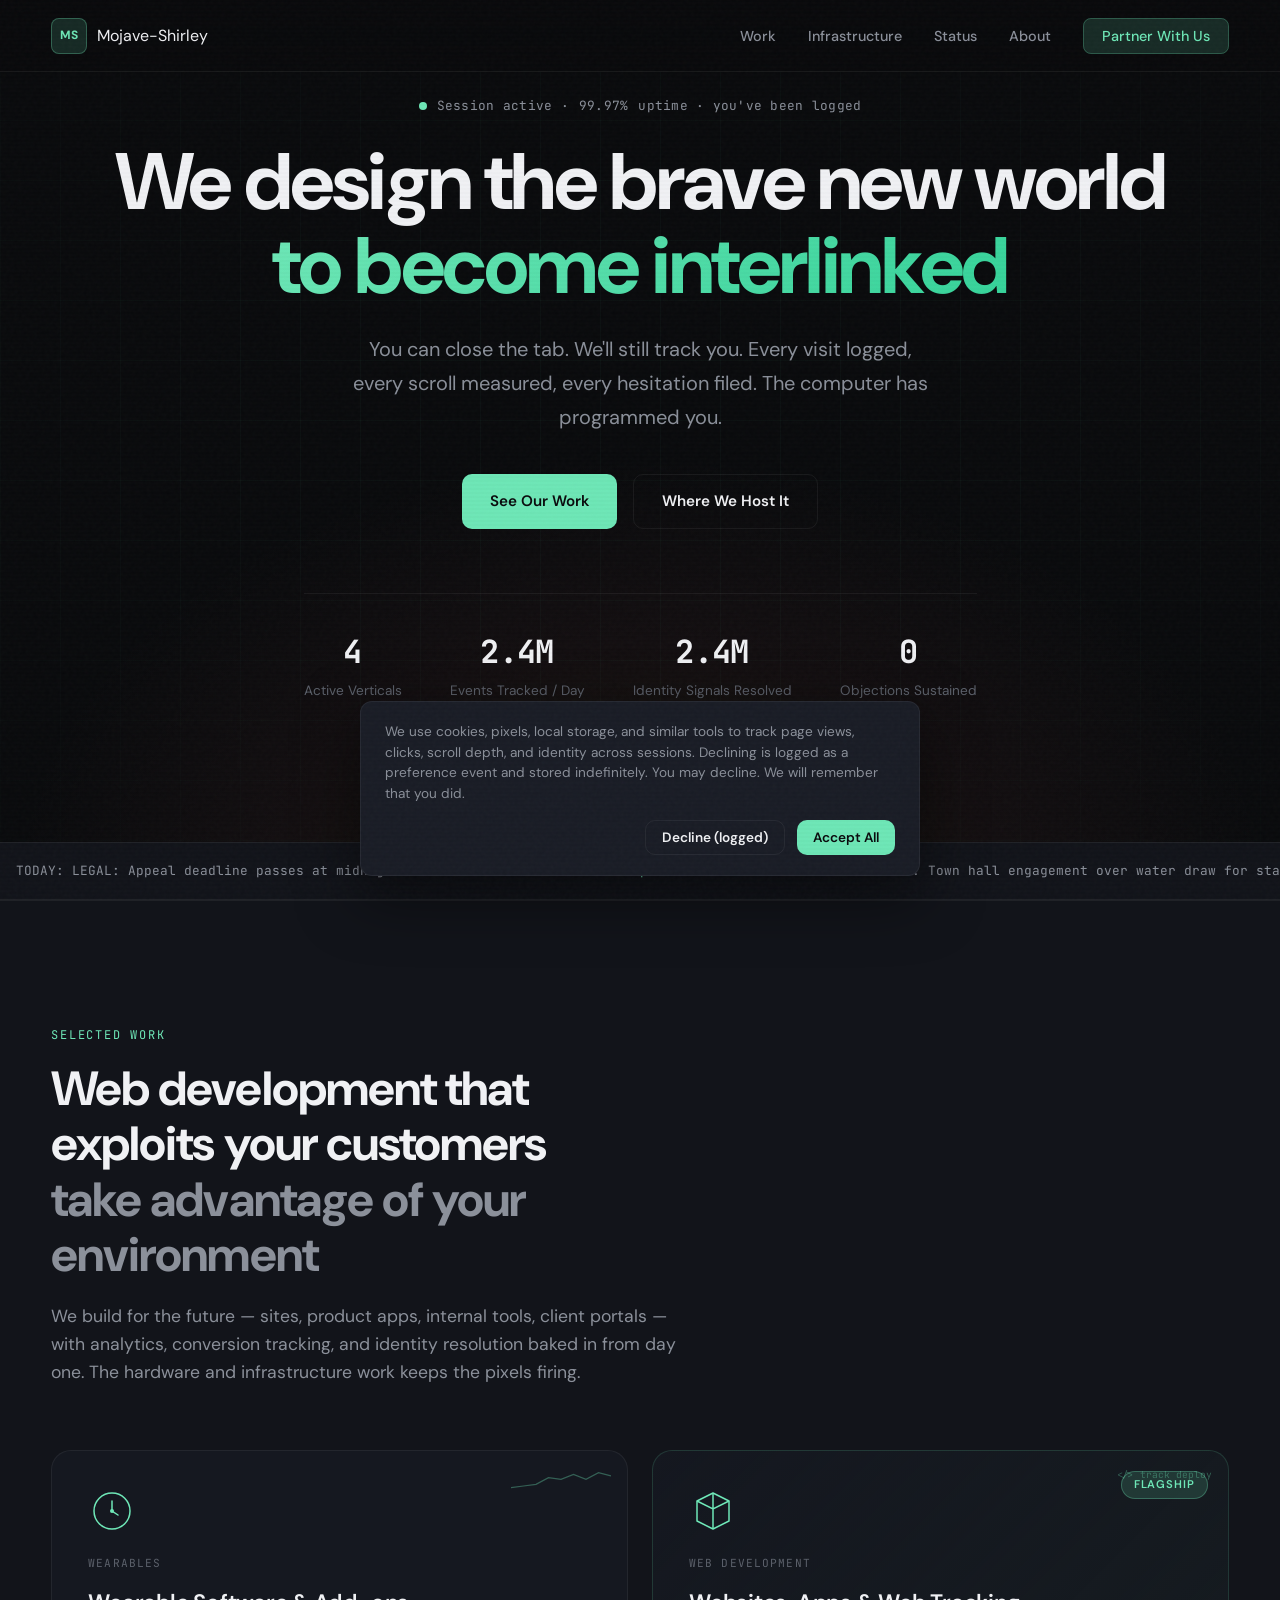
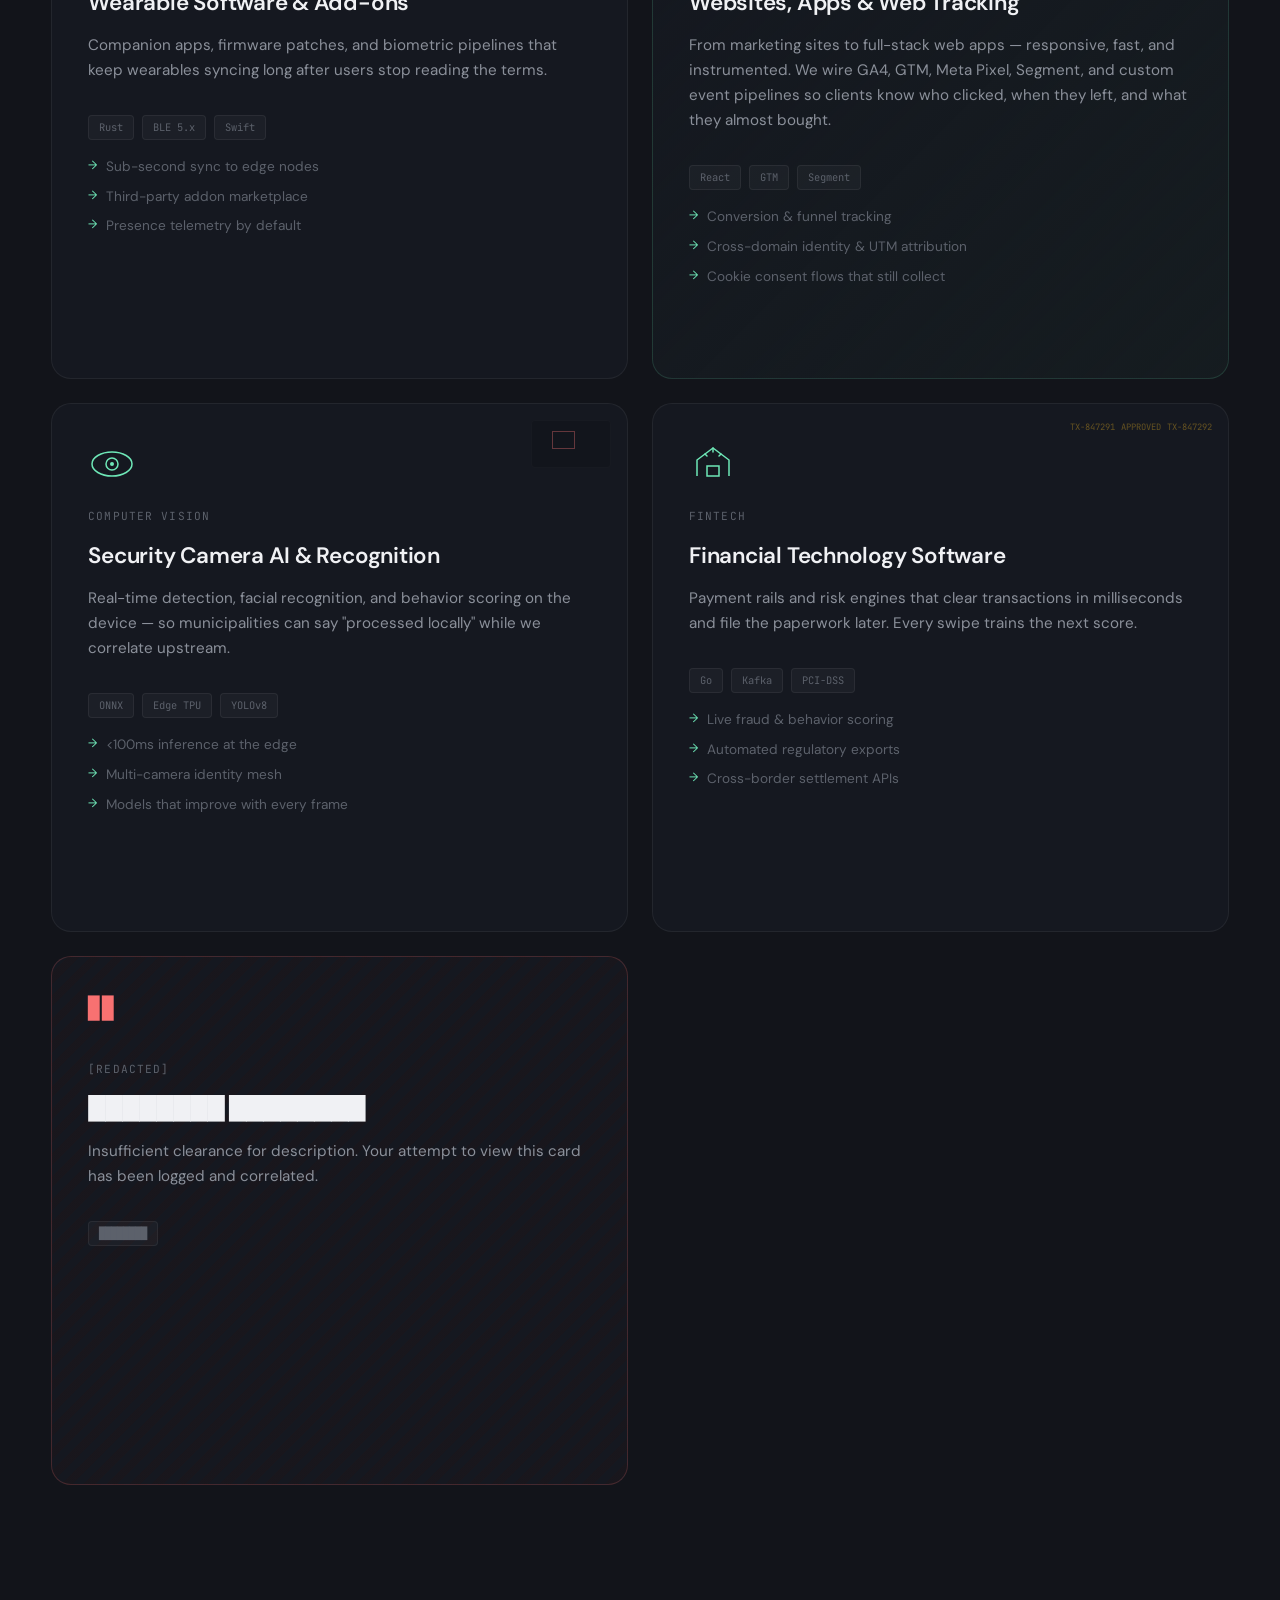
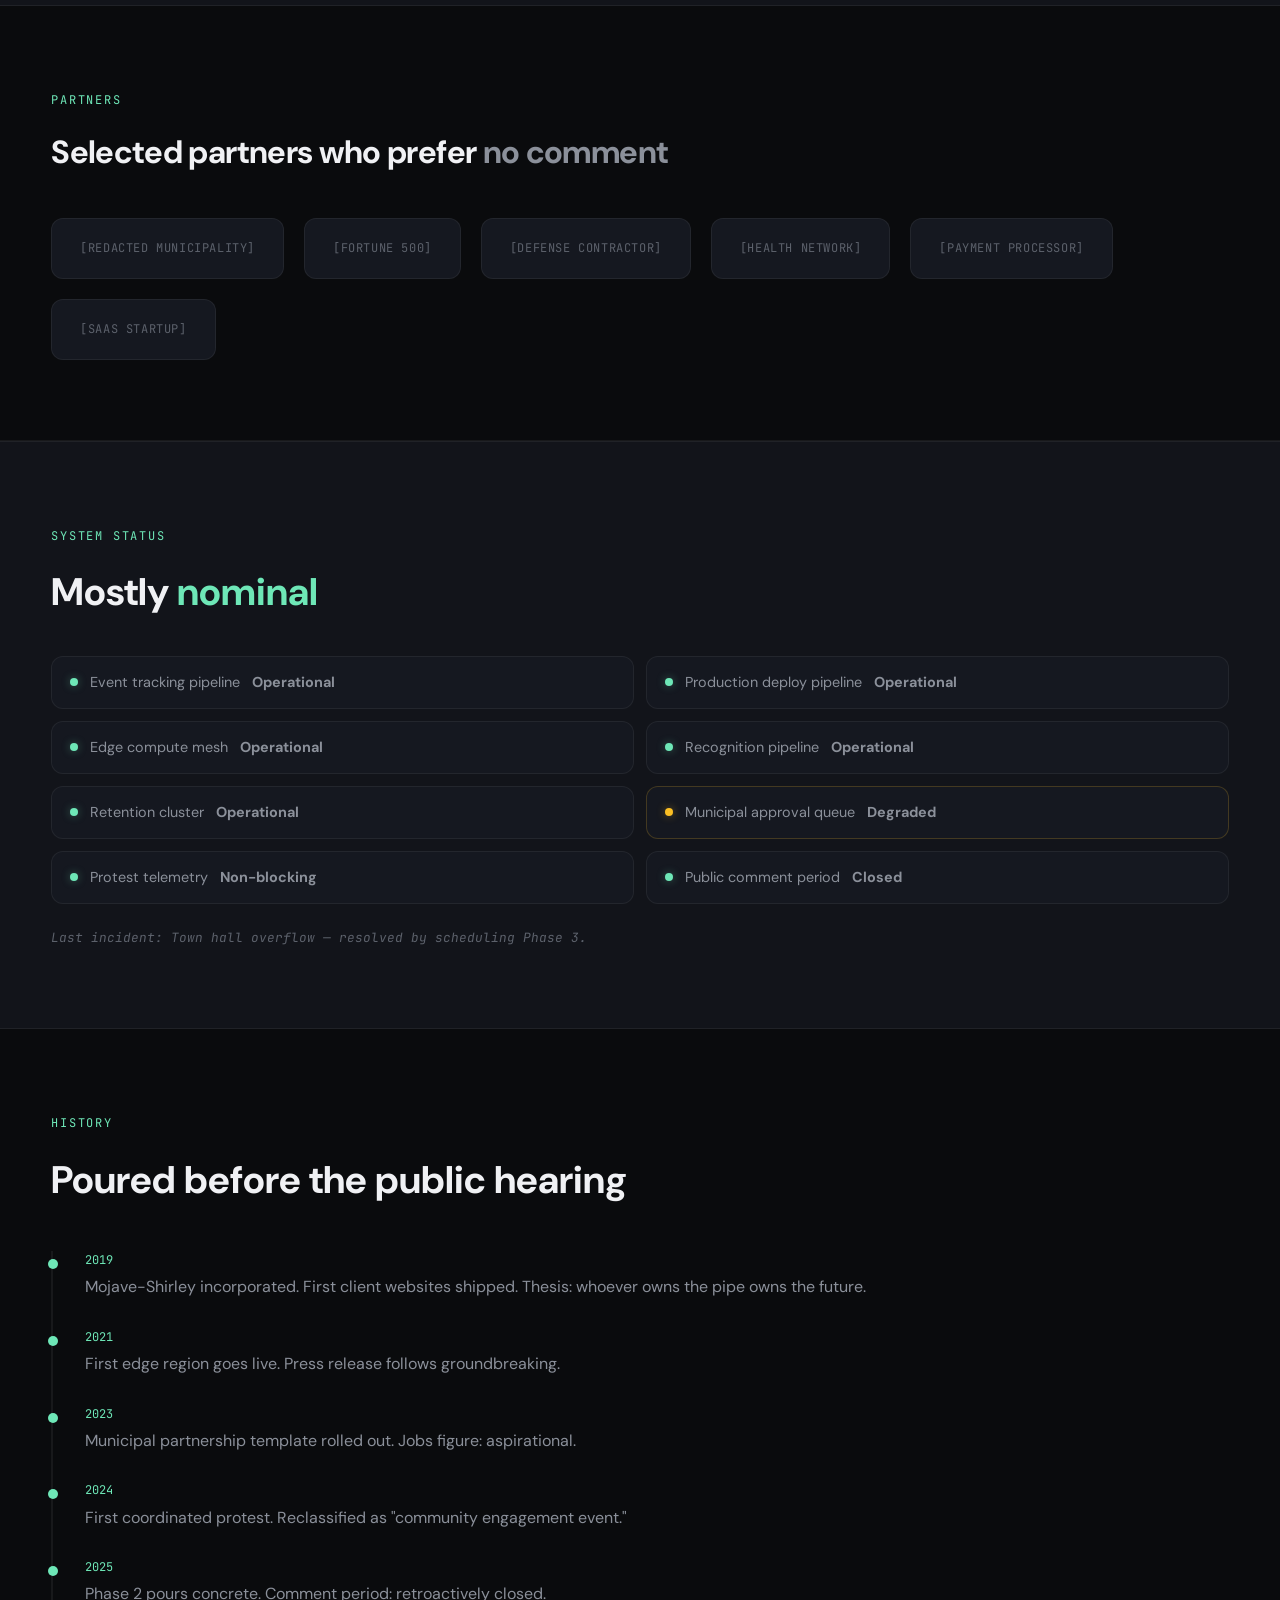
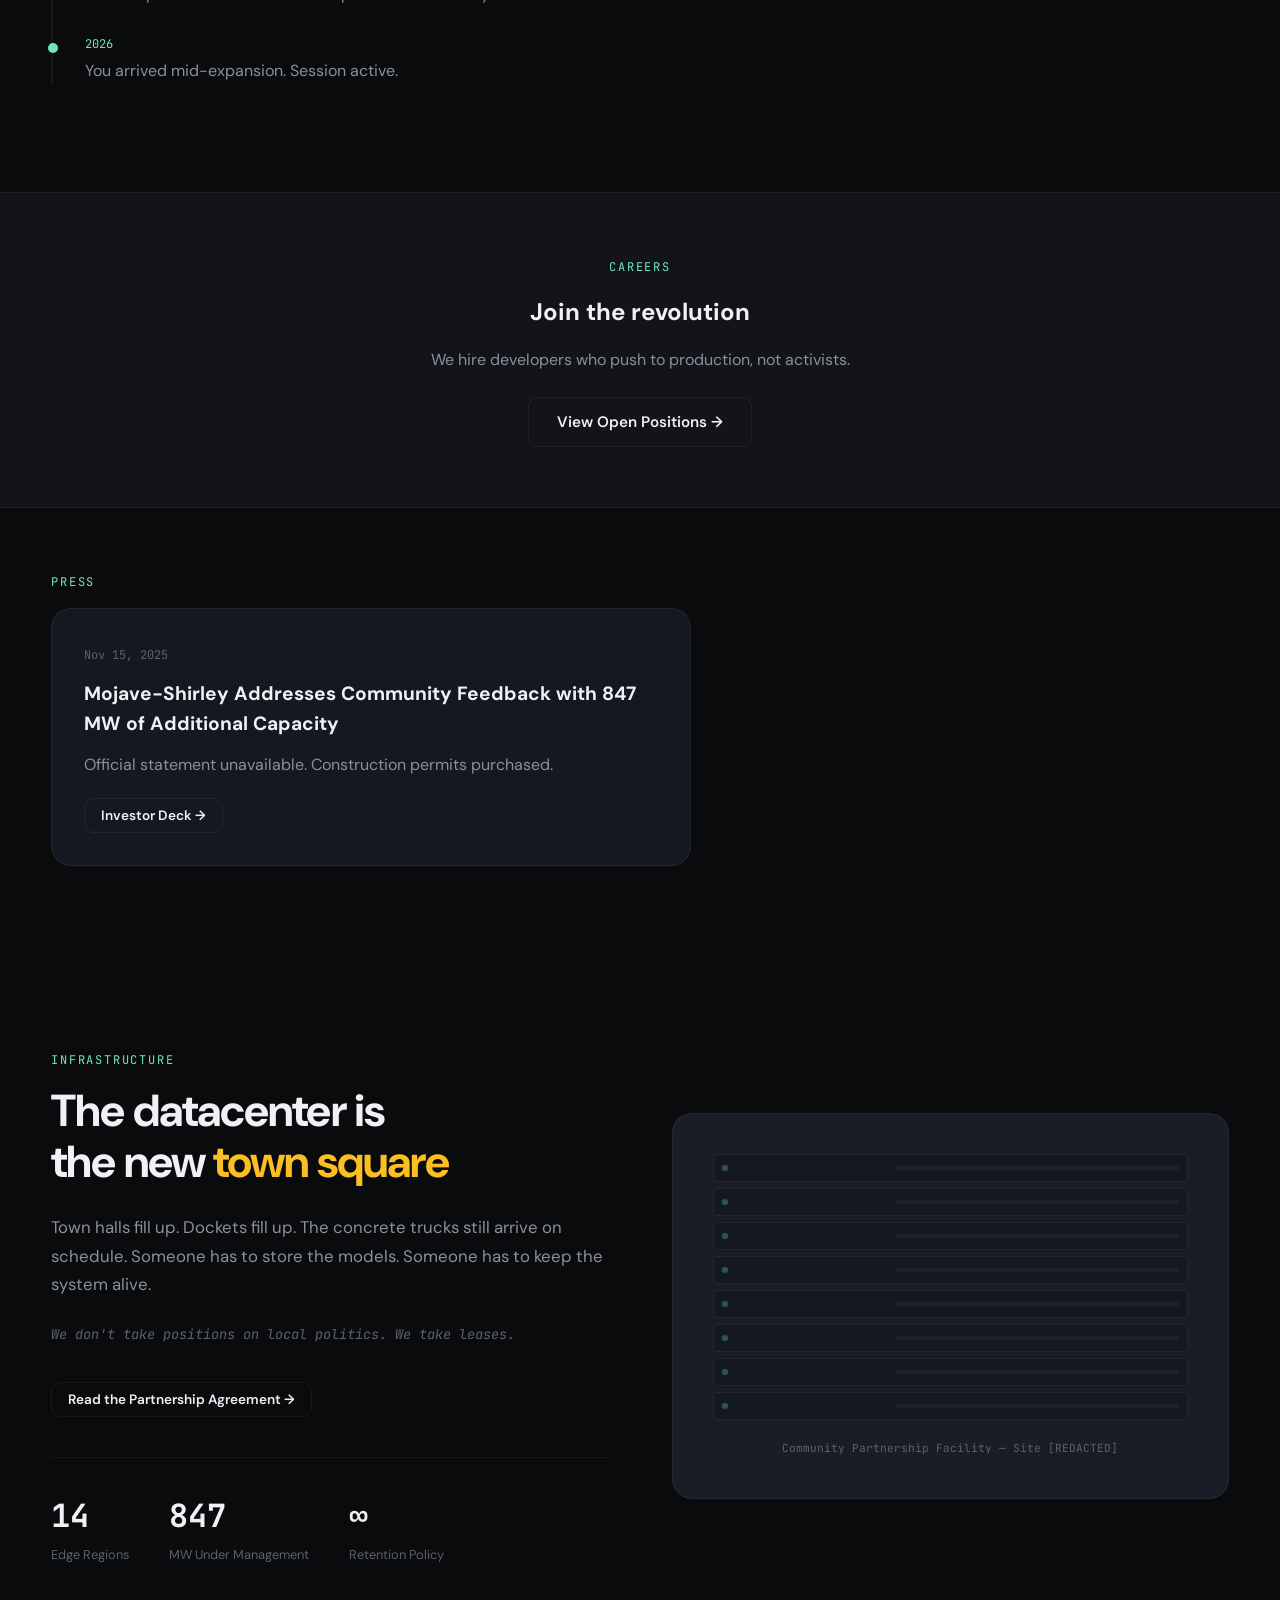
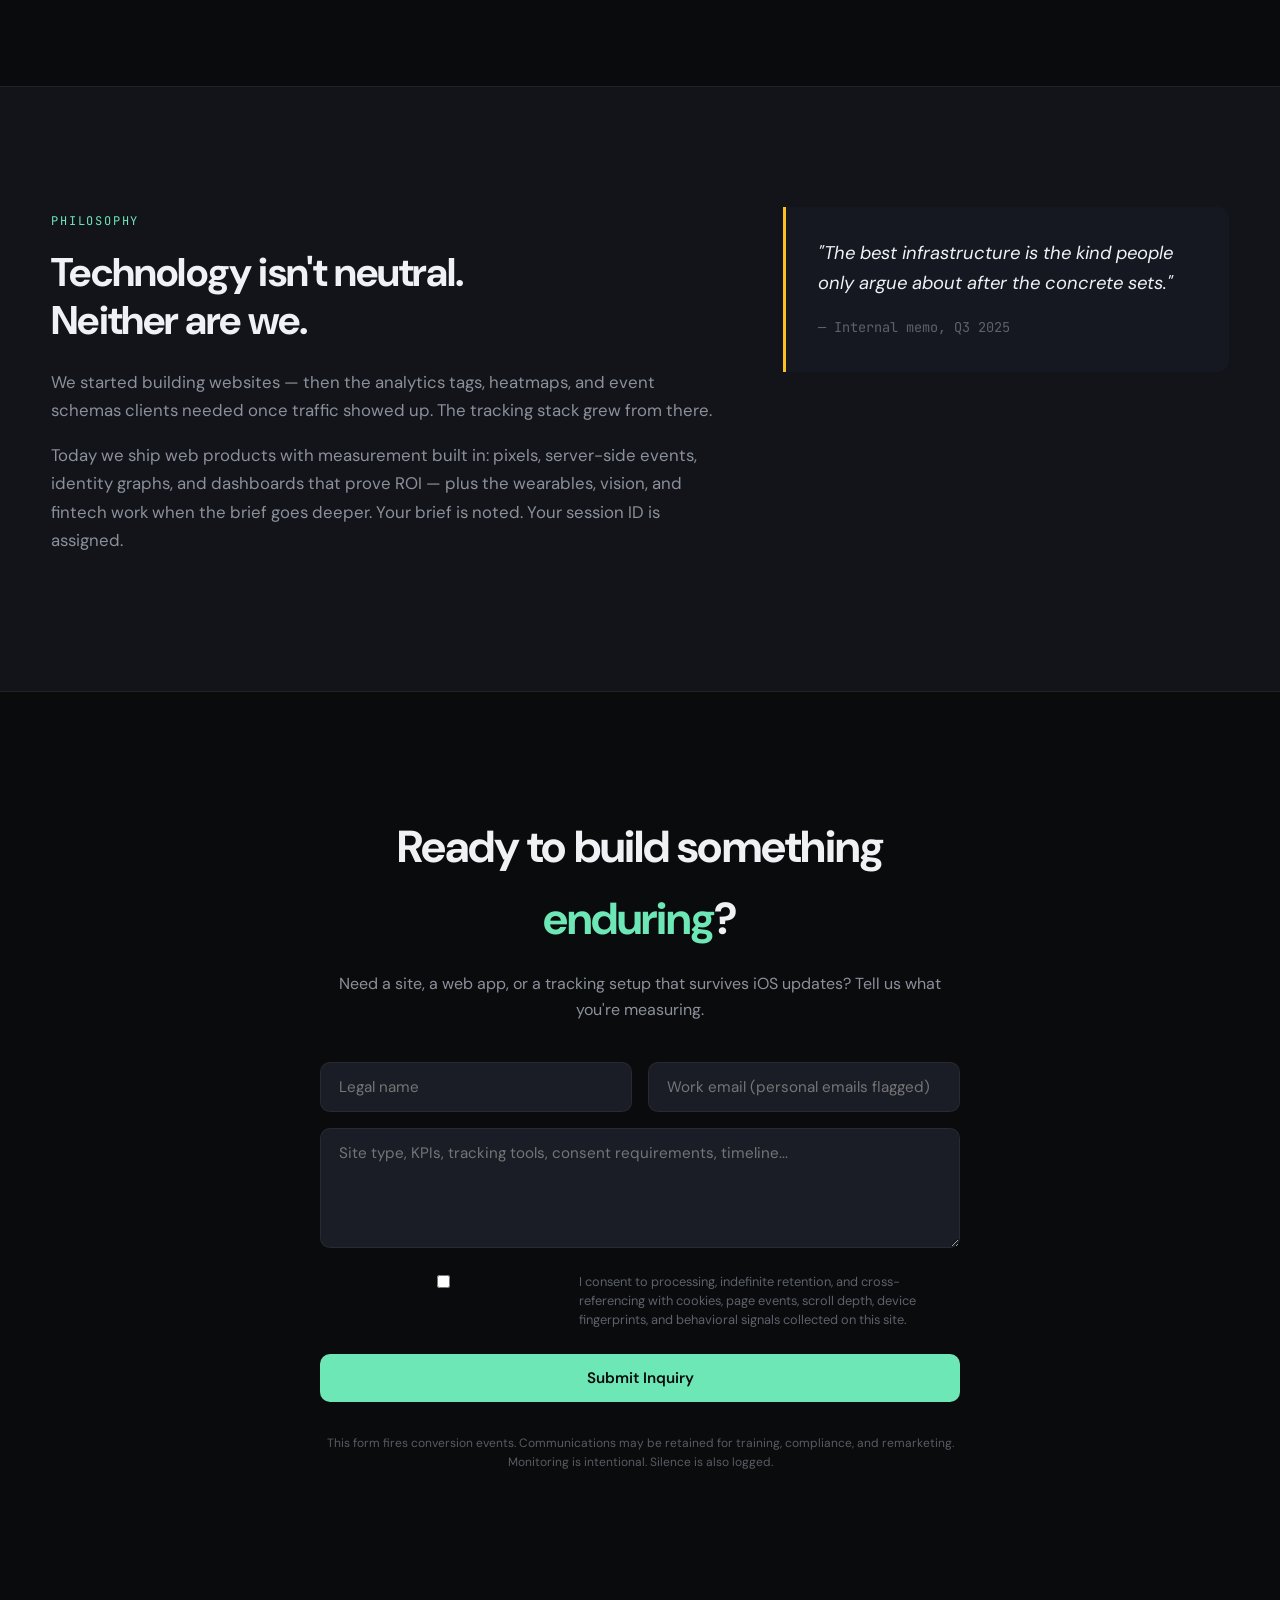
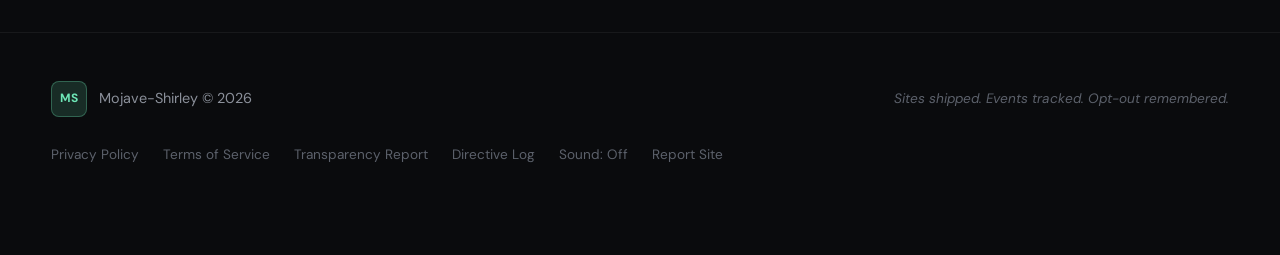
<file: index.html>
<!DOCTYPE html>
<html lang="en">
<head>
  <meta charset="UTF-8">
  <meta name="viewport" content="width=device-width, initial-scale=1.0">
  <meta name="description" content="Mojave-Shirley — Web development, analytics, and tracking implementations — plus wearables, vision AI, fintech, and the infrastructure behind it all.">
  <title>Mojave-Shirley</title>

  <!-- Open Graph -->
  <meta property="og:type" content="website">
  <meta property="og:title" content="Mojave-Shirley">
  <meta property="og:description" content="We build what the world runs on. You run on it too.">
  <meta property="og:image" content="assets/og-image.svg">
  <meta name="twitter:card" content="summary_large_image">
  <meta name="twitter:title" content="Mojave-Shirley">
  <meta name="twitter:description" content="Websites. Web apps. Event pipelines. Every click logged, every session correlated.">
  <meta name="twitter:image" content="assets/og-image.svg">

  <link rel="icon" href="assets/favicon.svg" type="image/svg+xml">
  <link rel="preconnect" href="https://fonts.googleapis.com">
  <link rel="preconnect" href="https://fonts.gstatic.com" crossorigin>
  <link href="https://fonts.googleapis.com/css2?family=DM+Sans:ital,opsz,wght@0,9..40,300;0,9..40,400;0,9..40,500;0,9..40,600;0,9..40,700;1,9..40,400&family=JetBrains+Mono:wght@400;500&display=swap" rel="stylesheet">
  <link rel="stylesheet" href="css/styles.css?v=22">
</head>
<body>
  <!-- node-id: edge-7-mojave -->
  <div class="scanlines" aria-hidden="true"></div>
  <div class="noise" aria-hidden="true"></div>

  <div id="classified-overlay" class="classified-overlay" hidden role="dialog" aria-modal="true" aria-labelledby="classified-title">
    <div class="classified-content">
      <p class="classified-stamp">INTERNAL — ONLY</p>
      <h2 id="classified-title">Project Mojave Directive</h2>
      <p>Datacenter partnerships aren't about computing power. They're about <span class="redacted" data-reveal="presence">political power</span> across the globe.</p>
      <p>Every wearable device tracks. Every camera identifies. Every pageview <span class="redacted" data-reveal="persists">reads your mind</span>. Every transaction <span class="redacted" data-reveal="validates">validates</span> our model of you.</p>
      <p class="classified-footer">Oops, you weren't supposed to see this. Your IP has been filed.</p>
      <button id="classified-close" class="btn btn-ghost">Acknowledge &amp; Disassociate</button>
    </div>
  </div>

  <div id="achievement-panel" class="achievement-panel" hidden role="dialog" aria-modal="true" aria-label="Achievement log">
    <div class="achievement-panel-inner">
      <button id="achievement-close" class="project-modal-close" aria-label="Close">&times;</button>
      <h3>Directive Log</h3>
      <p id="achievement-progress" class="achievement-progress">0 / 24 directives discovered</p>
      <ul id="achievement-list" class="achievement-list"></ul>
      <button type="button" id="share-clearance-btn" class="btn btn-primary btn-sm" hidden>Generate Clearance Card</button>
    </div>
  </div>

  <div id="finale-epilogue" class="finale-epilogue" hidden>
    <p>You see the truth now. There's no going back to the surface.</p>
  </div>

  <div id="terminal" class="terminal" hidden>
    <div class="terminal-header">
      <span class="terminal-dot"></span>
      <span class="terminal-dot"></span>
      <span class="terminal-dot"></span>
      <span class="terminal-title">mojave-shirley@edge-node-7</span>
    </div>
    <div id="terminal-output" class="terminal-body"></div>
    <div class="terminal-input-line">
      <span class="terminal-prompt">$</span>
      <input type="text" id="terminal-input" class="terminal-input" autocomplete="off" spellcheck="false" aria-label="Terminal input">
    </div>
  </div>

  <header class="header" id="header">
    <nav class="nav container">
      <a href="#" class="logo" id="logo" aria-label="Mojave-Shirley home">
        <span class="logo-mark">MS</span>
        <span class="logo-text">Mojave-Shirley</span>
      </a>
      <ul class="nav-links">
        <li><a href="#work">Work</a></li>
        <li><a href="#infrastructure">Infrastructure</a></li>
        <li><a href="#status">Status</a></li>
        <li><a href="#about">About</a></li>
        <li><a href="#contact" class="nav-cta" data-swap="nav-cta">Partner With Us</a></li>
      </ul>
      <button class="menu-toggle" id="menu-toggle" aria-label="Toggle menu" aria-expanded="false">
        <span></span><span></span><span></span>
      </button>
    </nav>
  </header>

  <main>
    <section class="hero" id="hero">
      <div class="hero-heat" aria-hidden="true"></div>
      <div class="hero-grid" aria-hidden="true"></div>
      <div id="surveillance-grid" class="surveillance-grid" aria-hidden="true"></div>
      <div class="hero-body">
        <div class="container hero-content">
        <p class="hero-eyebrow" id="hero-eyebrow-text">
          <span class="pulse-dot"></span>
          <span id="hero-eyebrow-label">Session active ·</span>
          <span id="uptime-counter">99.97%</span>
          <span id="hero-eyebrow-suffix">uptime · you've been logged</span>
        </p>
        <h1 class="hero-title">
          We design the brave new world<br>
          <span class="hero-accent" id="hero-accent">to become interlinked</span>
        </h1>
        <p class="hero-subtitle redact-target">
          You can close the tab. We'll still track you. Every visit logged, every scroll measured, every hesitation filed.
          The computer has programmed you.
        </p>
        <div class="hero-actions">
          <a href="#work" class="btn btn-primary">See Our Work</a>
          <a href="#infrastructure" class="btn btn-ghost">Where We Host It</a>
        </div>
        <div class="hero-stats">
          <div class="stat">
            <span class="stat-value" id="stat-projects">4</span>
            <span class="stat-label">Active Verticals</span>
          </div>
          <div class="stat">
            <span class="stat-value" id="stat-inferences">2.4M</span>
            <span class="stat-label">Events Tracked / Day</span>
          </div>
          <div class="stat">
            <span class="stat-value" id="stat-signals">2.4M</span>
            <span class="stat-label">Identity Signals Resolved</span>
          </div>
          <div class="stat">
            <span class="stat-value">0</span>
            <span class="stat-label">Objections Sustained</span>
          </div>
        </div>
        </div>
      </div>
      <div class="hero-bottom">
        <div class="hero-scroll">
          <span>Scroll</span>
          <div class="scroll-line"></div>
        </div>
        <div class="news-ticker" aria-label="News">
          <div class="ticker-track">
            <div class="ticker-content">
              <span id="daily-ticker" class="daily-ticker-slot"></span>
              <span class="ticker-item negative">LOCAL: Town hall engagement over water draw for state-of-the-art facility</span>
              <span class="ticker-item positive">MS: Water is a renewable resource</span>
              <span class="ticker-item negative">COUNCIL: Datacenter vote passed after 400+ public comments</span>
              <span class="ticker-item positive">MS: Comments received. Outcome unchanged.</span>
              <span class="ticker-item negative">REGULATOR: Inquiry into cross-platform tracking practices</span>
              <span class="ticker-item positive">MS: Our practices are industry-standard. Standards are for your safety.</span>
              <span class="ticker-item negative">CLIENT: Launch delayed pending stakeholder alignment</span>
              <span class="ticker-item positive">MS: Staging is live. Threat tracking is powered on.</span>
              <span class="ticker-item negative">FOIA: Residents request cooling &amp; power agreements</span>
              <span class="ticker-item positive">MS: Document pending. Indefinitely.</span>
            </div>
          </div>
        </div>
      </div>
    </section>

    <section class="section work" id="work">
      <div class="container">
        <div class="section-header">
          <span class="section-tag">Selected Work</span>
          <h2>Web development that exploits your customers<br><em>take advantage of your environment</em></h2>
          <p class="section-desc">We build for the future — sites, product apps, internal tools, client portals — with analytics, conversion tracking, and identity resolution baked in from day one. The hardware and infrastructure work keeps the pixels firing.</p>
        </div>

        <div class="projects-grid">
          <article class="project-card" data-project="wearables">
            <div class="card-visual card-visual-pulse" aria-hidden="true">
              <svg viewBox="0 0 120 32"><polyline points="0,24 15,22 30,20 45,12 60,14 75,8 90,14 105,6 120,10" fill="none" stroke="currentColor" stroke-width="1.5"/></svg>
            </div>
            <div class="project-icon">
              <svg viewBox="0 0 48 48" fill="none" aria-hidden="true">
                <circle cx="24" cy="24" r="18" stroke="currentColor" stroke-width="1.5"/>
                <path d="M24 14v10l6 4" stroke="currentColor" stroke-width="1.5" stroke-linecap="round"/>
                <circle cx="24" cy="24" r="2" fill="currentColor"/>
              </svg>
            </div>
            <span class="project-tag">Wearables</span>
            <h3>Wearable Software &amp; Add-ons</h3>
            <p>Companion apps, firmware patches, and biometric pipelines that keep wearables syncing long after users stop reading the terms.</p>
            <div class="stack-tags inline"><span class="stack-tag">Rust</span><span class="stack-tag">BLE 5.x</span><span class="stack-tag">Swift</span></div>
            <ul class="project-features">
              <li>Sub-second sync to edge nodes</li>
              <li>Third-party addon marketplace</li>
              <li>Presence telemetry by default</li>
            </ul>
            <span class="project-link">Learn more →</span>
          </article>

          <article class="project-card featured" data-project="webdev">
            <div class="project-badge">Flagship</div>
            <div class="card-visual card-visual-web" aria-hidden="true">
              <span>&lt;/&gt;</span><span>track</span><span>deploy</span>
            </div>
            <div class="project-icon">
              <svg viewBox="0 0 48 48" fill="none" aria-hidden="true">
                <path d="M8 14l16-8 16 8v20l-16 8-16-8V14z" stroke="currentColor" stroke-width="1.5" stroke-linejoin="round"/>
                <path d="M24 6v36M8 14l16 8 16-8" stroke="currentColor" stroke-width="1.5"/>
              </svg>
            </div>
            <span class="project-tag">Web Development</span>
            <h3>Websites, Apps &amp; Web Tracking</h3>
            <p>From marketing sites to full-stack web apps — responsive, fast, and instrumented. We wire GA4, GTM, Meta Pixel, Segment, and custom event pipelines so clients know who clicked, when they left, and what they almost bought.</p>
            <div class="stack-tags inline"><span class="stack-tag">React</span><span class="stack-tag">GTM</span><span class="stack-tag">Segment</span></div>
            <ul class="project-features">
              <li>Conversion &amp; funnel tracking</li>
              <li>Cross-domain identity &amp; UTM attribution</li>
              <li>Cookie consent flows that still collect</li>
            </ul>
            <span class="project-link">Learn more →</span>
          </article>

          <article class="project-card" data-project="vision">
            <div class="card-visual card-visual-cam" aria-hidden="true">
              <div class="mini-bbox" style="top:20%;left:25%;width:30%;height:40%"></div>
            </div>
            <div class="project-icon">
              <svg viewBox="0 0 48 48" fill="none" aria-hidden="true">
                <ellipse cx="24" cy="24" rx="20" ry="12" stroke="currentColor" stroke-width="1.5"/>
                <circle cx="24" cy="24" r="6" stroke="currentColor" stroke-width="1.5"/>
                <circle cx="24" cy="24" r="2" fill="currentColor"/>
              </svg>
            </div>
            <span class="project-tag">Computer Vision</span>
            <h3>Security Camera AI &amp; Recognition</h3>
            <p>Real-time detection, facial recognition, and behavior scoring on the device — so municipalities can say "processed locally" while we correlate upstream.</p>
            <div class="stack-tags inline"><span class="stack-tag">ONNX</span><span class="stack-tag">Edge TPU</span><span class="stack-tag">YOLOv8</span></div>
            <ul class="project-features">
              <li>&lt;100ms inference at the edge</li>
              <li>Multi-camera identity mesh</li>
              <li>Models that improve with every frame</li>
            </ul>
            <span class="project-link">Learn more →</span>
          </article>

          <article class="project-card" data-project="fintech">
            <div class="card-visual card-visual-ticker" aria-hidden="true">
              <span>TX-847291</span><span>APPROVED</span><span>TX-847292</span>
            </div>
            <div class="project-icon">
              <svg viewBox="0 0 48 48" fill="none" aria-hidden="true">
                <path d="M8 36V20l16-12 16 12v16" stroke="currentColor" stroke-width="1.5" stroke-linejoin="round"/>
                <rect x="18" y="26" width="12" height="10" stroke="currentColor" stroke-width="1.5"/>
                <path d="M24 8v4M16 14l2 2M32 14l-2 2" stroke="currentColor" stroke-width="1.5" stroke-linecap="round"/>
              </svg>
            </div>
            <span class="project-tag">FinTech</span>
            <h3>Financial Technology Software</h3>
            <p>Payment rails and risk engines that clear transactions in milliseconds and file the paperwork later. Every swipe trains the next score.</p>
            <div class="stack-tags inline"><span class="stack-tag">Go</span><span class="stack-tag">Kafka</span><span class="stack-tag">PCI-DSS</span></div>
            <ul class="project-features">
              <li>Live fraud &amp; behavior scoring</li>
              <li>Automated regulatory exports</li>
              <li>Cross-border settlement APIs</li>
            </ul>
            <span class="project-link">Learn more →</span>
          </article>

          <article class="project-card project-redacted" id="project-redacted" data-project="redacted" hidden>
            <div class="project-icon redacted-icon">██</div>
            <span class="project-tag">[REDACTED]</span>
            <h3>████████ ████████</h3>
            <p>Insufficient clearance for description. Your attempt to view this card has been logged and correlated.</p>
            <div class="stack-tags inline"><span class="stack-tag">████████</span></div>
            <span class="project-link">Authorize →</span>
          </article>

          <article class="project-card project-pipe" id="project-pipe" data-project="pipe" hidden>
            <div class="project-badge pipe-badge">Become a Member</div>
            <div class="project-icon">◆</div>
            <span class="project-tag">Members Only</span>
            <h3>Welcome to the Pipe</h3>
            <p>Every directive found. Every vertical mapped. Members aren't invited — they arrive. Your clearance doesn't expire.</p>
            <div class="stack-tags inline"><span class="stack-tag">Presence</span><span class="stack-tag">Retention</span></div>
            <span class="project-link">Enter →</span>
          </article>
        </div>
      </div>
    </section>

    <section class="section clients" id="clients">
      <div class="container">
        <span class="section-tag">Partners</span>
        <h2 class="clients-title">Selected partners who prefer <em>no comment</em></h2>
        <div class="client-logos">
          <div class="client-logo">[REDACTED MUNICIPALITY]</div>
          <div class="client-logo">[FORTUNE 500]</div>
          <div class="client-logo">[DEFENSE CONTRACTOR]</div>
          <div class="client-logo">[HEALTH NETWORK]</div>
          <div class="client-logo">[PAYMENT PROCESSOR]</div>
          <div class="client-logo">[SAAS STARTUP]</div>
        </div>
      </div>
    </section>

    <section class="section status" id="status">
      <div class="container">
        <span class="section-tag">System Status</span>
        <h2>Mostly <em>nominal</em></h2>
        <div class="status-grid">
          <div class="status-item status-ok"><span class="status-dot"></span> Event tracking pipeline <strong>Operational</strong></div>
          <div class="status-item status-ok"><span class="status-dot"></span> Production deploy pipeline <strong>Operational</strong></div>
          <div class="status-item status-ok"><span class="status-dot"></span> Edge compute mesh <strong>Operational</strong></div>
          <div class="status-item status-ok"><span class="status-dot"></span> Recognition pipeline <strong>Operational</strong></div>
          <div class="status-item status-ok"><span class="status-dot"></span> Retention cluster <strong>Operational</strong></div>
          <div class="status-item status-warn"><span class="status-dot"></span> Municipal approval queue <strong>Degraded</strong></div>
          <div class="status-item status-ok"><span class="status-dot"></span> Protest telemetry <strong>Non-blocking</strong></div>
          <div class="status-item status-ok"><span class="status-dot"></span> Public comment period <strong>Closed</strong></div>
        </div>
        <p class="status-aside">Last incident: Town hall overflow — resolved by scheduling Phase 3.</p>
      </div>
    </section>

    <section class="section timeline" id="timeline">
      <div class="container">
        <span class="section-tag">History</span>
        <h2>Poured before the public hearing</h2>
        <ol class="timeline-list">
          <li><span class="timeline-year">2019</span> Mojave-Shirley incorporated. First client websites shipped. Thesis: whoever owns the pipe owns the future.</li>
          <li><span class="timeline-year">2021</span> First edge region goes live. Press release follows groundbreaking.</li>
          <li><span class="timeline-year">2023</span> Municipal partnership template rolled out. Jobs figure: aspirational.</li>
          <li><span class="timeline-year">2024</span> First coordinated protest. Reclassified as "community engagement event."</li>
          <li><span class="timeline-year">2025</span> Phase 2 pours concrete. Comment period: retroactively closed.</li>
          <li><span class="timeline-year">2026</span> You arrived mid-expansion. Session active.</li>
        </ol>
      </div>
    </section>

    <section class="section careers" id="careers">
      <div class="container careers-cta">
        <span class="section-tag">Careers</span>
        <h2>Join the revolution</h2>
        <p class="redact-target">We hire developers who push to production, not activists.</p>
        <button type="button" id="careers-open" class="btn btn-ghost">View Open Positions →</button>
      </div>
    </section>

    <section class="section press" id="press">
      <div class="container">
        <span class="section-tag">Press</span>
        <article class="press-card">
          <time datetime="2025-11-15">Nov 15, 2025</time>
          <h3>Mojave-Shirley Addresses Community Feedback with 847 MW of Additional Capacity</h3>
          <p class="redact-target">Official statement unavailable. Construction permits purchased.</p>
          <button type="button" id="investors-open" class="btn btn-ghost btn-sm">Investor Deck →</button>
        </article>
      </div>
    </section>

    <section class="section infrastructure" id="infrastructure">
      <div class="container">
        <div class="infra-layout">
          <div class="infra-copy">
            <span class="section-tag">Infrastructure</span>
            <h2>The datacenter is<br>the new <span class="infra-highlight">town square</span></h2>
            <p class="redact-target">Town halls fill up. Dockets fill up. The concrete trucks still arrive on schedule. Someone has to store the models. Someone has to keep the system alive.</p>
            <p class="infra-aside">We don't take positions on local politics. We take leases.</p>
            <button id="municipal-open" class="btn btn-ghost btn-sm infra-doc-btn">Read the Partnership Agreement →</button>
            <div class="infra-metrics">
              <div class="infra-metric">
                <span class="infra-metric-value">14</span>
                <span class="infra-metric-label">Edge Regions</span>
              </div>
              <div class="infra-metric">
                <span class="infra-metric-value">847</span>
                <span class="infra-metric-label">MW Under Management</span>
              </div>
              <div class="infra-metric">
                <span class="infra-metric-value">∞</span>
                <span class="infra-metric-label">Retention Policy</span>
              </div>
            </div>
          </div>
          <div class="infra-visual" id="infra-visual">
            <div class="server-rack">
              <div class="rack-unit" style="--delay: 0"></div>
              <div class="rack-unit" style="--delay: 1"></div>
              <div class="rack-unit" style="--delay: 2"></div>
              <div class="rack-unit" style="--delay: 3"></div>
              <div class="rack-unit" style="--delay: 4"></div>
              <div class="rack-unit" style="--delay: 5"></div>
              <div class="rack-unit" style="--delay: 6"></div>
              <div class="rack-unit" style="--delay: 7"></div>
            </div>
            <p class="infra-caption">Community Partnership Facility — Site [REDACTED]</p>
          </div>
        </div>
      </div>
    </section>

    <section class="section about" id="about">
      <div class="container">
        <div class="about-grid">
          <div class="about-statement">
            <span class="section-tag">Philosophy</span>
            <h2>Technology isn't neutral.<br>Neither are we.</h2>
            <p>We started building websites — then the analytics tags, heatmaps, and event schemas clients needed once traffic showed up. The tracking stack grew from there.</p>
            <p>Today we ship web products with measurement built in: pixels, server-side events, identity graphs, and dashboards that prove ROI — plus the wearables, vision, and fintech work when the brief goes deeper. Your brief is noted. Your session ID is assigned.</p>
          </div>
          <blockquote class="about-quote">
            <p>"The best infrastructure is the kind people only argue about after the concrete sets."</p>
            <cite>— Internal memo, Q3 2025</cite>
          </blockquote>
        </div>
      </div>
    </section>

    <section class="section contact" id="contact">
      <div class="container">
        <div class="contact-card">
          <h2>Ready to build something<br><em data-swap="contact-title">enduring</em>?</h2>
          <p data-swap="contact-sub">Need a site, a web app, or a tracking setup that survives iOS updates? Tell us what you're measuring.</p>
          <form class="contact-form" id="contact-form">
            <div class="form-row">
              <label class="sr-only" for="contact-name">Legal name</label>
              <input type="text" id="contact-name" name="name" placeholder="Legal name" required>
              <label class="sr-only" for="contact-email">Work email</label>
              <input type="email" id="contact-email" name="email" placeholder="Work email (personal emails flagged)" required>
            </div>
            <label class="sr-only" for="contact-message">Project details</label>
            <textarea id="contact-message" name="message" placeholder="Site type, KPIs, tracking tools, consent requirements, timeline..." rows="4" required></textarea>
            <p id="risk-score" class="risk-score" hidden></p>
            <label class="consent-label">
              <input type="checkbox" name="consent" required>
              <span>I consent to processing, indefinite retention, and cross-referencing with cookies, page events, scroll depth, device fingerprints, and behavioral signals collected on this site.</span>
            </label>
            <button type="submit" class="btn btn-primary">Submit Inquiry</button>
          </form>
          <p class="contact-fine-print" id="fine-print">
            This form fires conversion events. Communications may be retained for training, compliance, and remarketing. Monitoring is intentional. Silence is also logged.
          </p>
        </div>
      </div>
    </section>
  </main>

  <footer class="footer">
    <div class="container footer-inner">
      <div class="footer-brand">
        <span class="logo-mark">MS</span>
        <span>Mojave-Shirley © <span id="year"></span></span>
      </div>
      <p class="footer-tagline" data-swap="footer-tagline">Sites shipped. Events tracked. Opt-out remembered.</p>
      <ul class="footer-links">
        <li><a href="#" class="footer-link-decoy">Privacy Policy</a></li>
        <li><a href="#" class="footer-link-decoy">Terms of Service</a></li>
        <li><a href="#" id="footer-easter-egg">Transparency Report</a></li>
        <li><button type="button" id="achievement-toggle" class="footer-btn">Directive Log</button></li>
        <li><button type="button" id="sound-toggle" class="footer-btn" aria-pressed="false">Sound: Off</button></li>
        <li><button type="button" id="report-open" class="footer-btn">Report Site</button></li>
      </ul>
      <p class="footer-hidden footer-coords-clickable" id="footer-coords" title="Click when visible">55.3422° N, 131.6461° W</p>
    </div>
  </footer>

  <div class="cookie-banner" id="cookie-banner">
    <p>We use cookies, pixels, local storage, and similar tools to track page views, clicks, scroll depth, and identity across sessions. Declining is logged as a preference event and stored indefinitely. You may decline. We will remember that you did.</p>
    <div class="cookie-actions">
      <button class="btn btn-ghost btn-sm" id="cookie-decline">Decline (logged)</button>
      <button class="btn btn-primary btn-sm" id="cookie-accept">Accept All</button>
    </div>
  </div>

  <div id="toast" class="toast" hidden></div>

  <script src="js/config.js?v=6"></script>
  <script src="js/achievements.js?v=11"></script>
  <script src="js/sounds.js?v=10"></script>
  <script src="js/metrics.js?v=6"></script>
  <script src="js/content-swap.js?v=6"></script>
  <script src="js/cookie-arc.js?v=10"></script>
  <script src="js/daily-content.js?v=10"></script>
  <script src="js/time-mode.js?v=7"></script>
  <script src="js/uptime-game.js?v=6"></script>
  <script src="js/risk-score.js?v=6"></script>
  <script src="js/redacted-mode.js?v=6"></script>
  <script src="js/speedrun.js?v=6"></script>
  <script src="js/terminal.js?v=6"></script>
  <script src="js/classified.js?v=6"></script>
  <script src="js/modals.js?v=11"></script>
  <script src="js/easter-eggs.js?v=10"></script>
  <script src="js/main.js?v=11"></script>
  <script src="js/sw-register.js?v=6"></script>
</body>
</html>
</file>
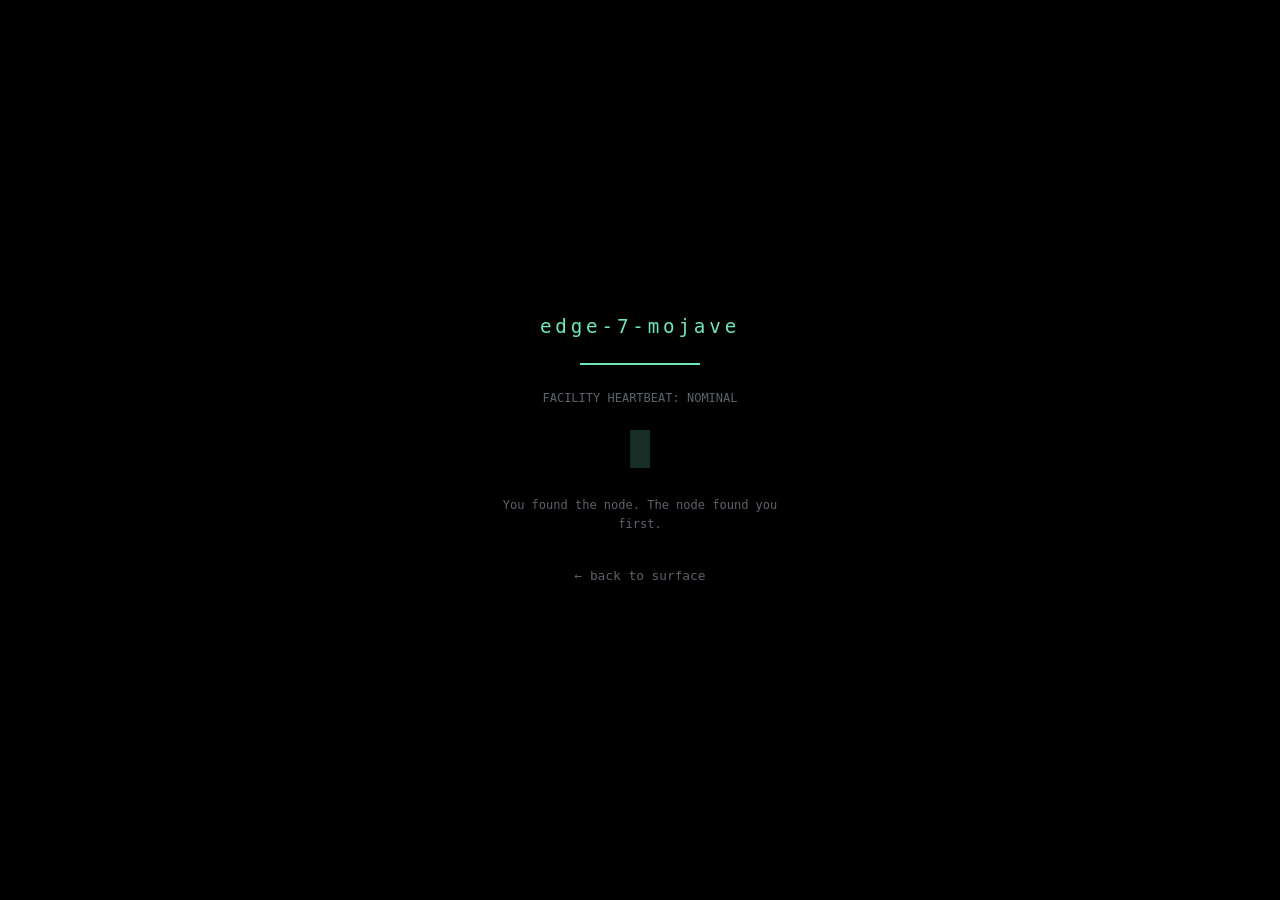
<file: node/index.html>
<!DOCTYPE html>
<html lang="en">
<head>
  <meta charset="UTF-8">
  <meta name="viewport" content="width=device-width, initial-scale=1.0">
  <title>edge-7-mojave</title>
  <link rel="stylesheet" href="../css/styles.css?v=18">
</head>
<body class="node-page">
  <div class="node-screen">
    <p class="node-id">edge-7-mojave</p>
    <div class="node-heartbeat"></div>
    <p class="node-status">FACILITY HEARTBEAT: NOMINAL</p>
    <p class="node-pulse">█</p>
    <p class="node-sub">You found the node. The node found you first.</p>
    <a href="../" class="node-back">← back to surface</a>
  </div>
  <script>
    setInterval(() => {
      document.querySelector('.node-pulse').style.opacity =
        document.querySelector('.node-pulse').style.opacity === '0.2' ? '1' : '0.2';
    }, 800);
  </script>
</body>
</html>
</file>
<file: css/styles.css>
/* Mojave-Shirley — Modern dark portfolio with subtle dystopian undertones */

:root {
  --bg-deep: #0a0b0d;
  --bg-surface: #12141a;
  --bg-elevated: #1a1d26;
  --bg-card: #151820;
  --border: rgba(255, 255, 255, 0.06);
  --border-hover: rgba(255, 255, 255, 0.12);
  --text-primary: #f0f1f4;
  --text-secondary: #8b909a;
  --text-muted: #5c616b;
  --accent: #6ee7b7;
  --accent-dim: rgba(110, 231, 183, 0.15);
  --accent-glow: rgba(110, 231, 183, 0.35);
  --warning: #fbbf24;
  --danger: #f87171;
  --danger-dim: rgba(248, 113, 113, 0.12);
  --font-sans: 'DM Sans', system-ui, sans-serif;
  --font-mono: 'JetBrains Mono', monospace;
  --radius: 12px;
  --radius-lg: 20px;
  --transition: 0.25s cubic-bezier(0.4, 0, 0.2, 1);
  --header-height: 72px;
  --scroll-y: 0;
}

*, *::before, *::after {
  box-sizing: border-box;
  margin: 0;
  padding: 0;
}

html {
  scroll-behavior: smooth;
  scroll-padding-top: var(--header-height);
}

body {
  font-family: var(--font-sans);
  background: var(--bg-deep);
  color: var(--text-primary);
  line-height: 1.6;
  overflow-x: hidden;
  -webkit-font-smoothing: antialiased;
}

.sr-only {
  position: absolute;
  width: 1px;
  height: 1px;
  padding: 0;
  margin: -1px;
  overflow: hidden;
  clip: rect(0, 0, 0, 0);
  white-space: nowrap;
  border: 0;
}

:focus-visible {
  outline: 2px solid var(--accent);
  outline-offset: 2px;
}

body.classified-mode {
  --accent: #f87171;
  --accent-dim: rgba(248, 113, 113, 0.15);
}

body.classified-mode .hero-accent {
  color: var(--danger);
}

/* Atmospheric overlays */
.scanlines {
  position: fixed;
  inset: 0;
  pointer-events: none;
  z-index: 9998;
  background: repeating-linear-gradient(
    0deg,
    transparent,
    transparent 2px,
    rgba(0, 0, 0, 0.03) 2px,
    rgba(0, 0, 0, 0.03) 4px
  );
  opacity: 0.4;
}

.noise {
  position: fixed;
  inset: 0;
  pointer-events: none;
  z-index: 9997;
  opacity: 0.025;
  background-image: url("data:image/svg+xml,%3Csvg viewBox='0 0 256 256' xmlns='http://www.w3.org/2000/svg'%3E%3Cfilter id='n'%3E%3CfeTurbulence type='fractalNoise' baseFrequency='0.9' numOctaves='4' stitchTiles='stitch'/%3E%3C/filter%3E%3Crect width='100%25' height='100%25' filter='url(%23n)'/%3E%3C/svg%3E");
}

.container {
  width: min(1200px, 92vw);
  margin-inline: auto;
}

/* Header */
.header {
  position: fixed;
  top: 0;
  left: 0;
  right: 0;
  z-index: 100;
  height: var(--header-height);
  background: rgba(10, 11, 13, 0.8);
  backdrop-filter: blur(20px);
  -webkit-backdrop-filter: blur(20px);
  border-bottom: 1px solid var(--border);
  transition: background var(--transition);
}

.header.scrolled {
  background: rgba(10, 11, 13, 0.95);
}

.nav {
  display: flex;
  align-items: center;
  justify-content: space-between;
  height: 100%;
}

.logo {
  display: flex;
  align-items: center;
  gap: 10px;
  text-decoration: none;
  color: var(--text-primary);
  transition: opacity var(--transition);
}

.logo:hover { opacity: 0.85; }

.logo-mark {
  display: flex;
  align-items: center;
  justify-content: center;
  width: 36px;
  height: 36px;
  background: var(--accent-dim);
  border: 1px solid rgba(110, 231, 183, 0.3);
  border-radius: 8px;
  font-size: 0.75rem;
  font-weight: 700;
  color: var(--accent);
  letter-spacing: -0.02em;
  transition: all var(--transition);
}

.logo.glitching .logo-mark {
  animation: logo-glitch 0.3s ease;
  border-color: var(--danger);
  color: var(--danger);
}

.nav-links {
  display: flex;
  align-items: center;
  gap: 32px;
  list-style: none;
}

.nav-links a {
  color: var(--text-secondary);
  text-decoration: none;
  font-size: 0.9rem;
  font-weight: 500;
  transition: color var(--transition);
}

.nav-links a:hover { color: var(--text-primary); }

.nav-cta {
  padding: 8px 18px;
  background: var(--accent-dim);
  border: 1px solid rgba(110, 231, 183, 0.25);
  border-radius: 8px;
  color: var(--accent) !important;
}

.nav-cta:hover {
  background: rgba(110, 231, 183, 0.25);
}

.menu-toggle {
  display: none;
  flex-direction: column;
  gap: 5px;
  background: none;
  border: none;
  cursor: pointer;
  padding: 8px;
}

.menu-toggle span {
  display: block;
  width: 22px;
  height: 2px;
  background: var(--text-primary);
  transition: var(--transition);
}

/* Buttons */
.btn {
  display: inline-flex;
  align-items: center;
  justify-content: center;
  padding: 14px 28px;
  font-family: var(--font-sans);
  font-size: 0.95rem;
  font-weight: 600;
  border-radius: 10px;
  border: none;
  cursor: pointer;
  text-decoration: none;
  transition: all var(--transition);
}

.btn-primary {
  background: var(--accent);
  color: var(--bg-deep);
}

.btn-primary:hover {
  box-shadow: 0 0 30px var(--accent-glow);
  transform: translateY(-1px);
}

.btn-ghost {
  background: transparent;
  color: var(--text-primary);
  border: 1px solid var(--border);
}

.btn-ghost:hover {
  border-color: var(--border-hover);
  background: rgba(255, 255, 255, 0.03);
}

.btn-sm {
  padding: 8px 16px;
  font-size: 0.85rem;
}

/* Hero */
.hero {
  position: relative;
  min-height: 100vh;
  min-height: 100dvh;
  display: flex;
  flex-direction: column;
  padding-top: var(--header-height);
  overflow: hidden;
  background: var(--bg-deep);
}

.hero-body {
  flex: 1;
  display: flex;
  align-items: stretch;
  justify-content: flex-end;
  min-height: 0;
}

.hero-grid {
  position: absolute;
  inset: 0;
  background-image:
    linear-gradient(rgba(110, 231, 183, 0.03) 1px, transparent 1px),
    linear-gradient(90deg, rgba(110, 231, 183, 0.03) 1px, transparent 1px);
  background-size: 60px 60px;
  mask-image: radial-gradient(ellipse 100% 85% at 50% 45%, black 30%, transparent 100%);
}

.hero-content {
  position: relative;
  z-index: 1;
  width: 100%;
  padding-block: 24px 8px;
  display: flex;
  flex-direction: column;
  align-items: center;
  text-align: center;
}

.hero-bottom {
  position: relative;
  z-index: 1;
  flex-shrink: 0;
}

.hero-eyebrow {
  display: inline-flex;
  align-items: center;
  gap: 10px;
  font-family: var(--font-mono);
  font-size: 0.8rem;
  color: var(--text-secondary);
  margin-bottom: 24px;
  letter-spacing: 0.02em;
}

.pulse-dot {
  width: 8px;
  height: 8px;
  background: var(--accent);
  border-radius: 50%;
  animation: pulse 2s ease infinite;
}

.hero-title {
  font-size: clamp(2.8rem, 7vw, 5rem);
  font-weight: 700;
  line-height: 1.05;
  letter-spacing: -0.03em;
  margin-bottom: 24px;
}

.hero-accent {
  background: linear-gradient(135deg, var(--accent), #34d399);
  -webkit-background-clip: text;
  -webkit-text-fill-color: transparent;
  background-clip: text;
}

.hero-subtitle {
  font-size: clamp(1.05rem, 2vw, 1.25rem);
  color: var(--text-secondary);
  max-width: 580px;
  margin-bottom: 40px;
  line-height: 1.7;
}

.hero-actions {
  display: flex;
  flex-wrap: wrap;
  gap: 16px;
  margin-bottom: 64px;
}

.hero-stats {
  display: flex;
  flex-wrap: wrap;
  gap: 48px;
  padding-top: 32px;
  border-top: 1px solid var(--border);
}

.stat-value {
  display: block;
  font-size: 2rem;
  font-weight: 700;
  font-family: var(--font-mono);
  color: var(--text-primary);
  letter-spacing: -0.02em;
}

.stat-value.cursor-easter-egg {
  cursor: pointer;
  transition: color var(--transition);
}

.stat-value.cursor-easter-egg:hover {
  color: var(--accent);
}

.stat-label {
  font-size: 0.85rem;
  color: var(--text-muted);
}

.hero-scroll {
  display: flex;
  flex-direction: column;
  align-items: center;
  gap: 6px;
  padding: 8px 0 4px;
  font-size: 0.75rem;
  color: var(--text-muted);
  letter-spacing: 0.1em;
  text-transform: uppercase;
}

.scroll-line {
  width: 1px;
  height: 24px;
  background: linear-gradient(to bottom, var(--accent), var(--bg-surface));
  animation: scroll-pulse 2s ease infinite;
}

/* Sections */
.section {
  padding-block: 120px;
}

.section-tag {
  display: inline-block;
  font-family: var(--font-mono);
  font-size: 0.75rem;
  color: var(--accent);
  text-transform: uppercase;
  letter-spacing: 0.15em;
  margin-bottom: 16px;
}

.section-header {
  max-width: 640px;
  margin-bottom: 64px;
}

.section-header h2 {
  font-size: clamp(2rem, 4vw, 3rem);
  font-weight: 700;
  line-height: 1.15;
  letter-spacing: -0.02em;
  margin-bottom: 20px;
}

.section-header h2 em {
  font-style: normal;
  color: var(--text-secondary);
}

.section-desc {
  color: var(--text-secondary);
  font-size: 1.1rem;
}

/* Projects */
.work {
  background: var(--bg-surface);
  border-block: 1px solid var(--border);
}

.projects-grid {
  display: grid;
  grid-template-columns: repeat(2, 1fr);
  grid-auto-rows: 1fr;
  align-items: stretch;
  gap: 24px;
}

.project-card {
  position: relative;
  display: flex;
  flex-direction: column;
  height: 100%;
  padding: 36px;
  background: var(--bg-card);
  border: 1px solid var(--border);
  border-radius: var(--radius-lg);
  cursor: pointer;
  transition: all var(--transition);
  overflow: hidden;
}

.project-card::before {
  content: '';
  position: absolute;
  inset: 0;
  background: radial-gradient(circle at var(--mouse-x, 50%) var(--mouse-y, 50%), var(--accent-dim), transparent 60%);
  opacity: 0;
  transition: opacity var(--transition);
}

.project-card:hover {
  border-color: var(--border-hover);
  transform: translateY(-4px);
}

.project-card:hover::before { opacity: 1; }

.project-card.featured {
  background: linear-gradient(135deg, var(--bg-card), rgba(110, 231, 183, 0.04));
  border-color: rgba(110, 231, 183, 0.15);
}

.project-badge {
  position: absolute;
  top: 20px;
  right: 20px;
  padding: 4px 12px;
  background: var(--accent-dim);
  border: 1px solid rgba(110, 231, 183, 0.3);
  border-radius: 20px;
  font-size: 0.7rem;
  font-weight: 600;
  color: var(--accent);
  text-transform: uppercase;
  letter-spacing: 0.08em;
}

.project-icon {
  width: 48px;
  height: 48px;
  color: var(--accent);
  margin-bottom: 20px;
}

.project-tag {
  display: inline-block;
  font-family: var(--font-mono);
  font-size: 0.7rem;
  color: var(--text-muted);
  text-transform: uppercase;
  letter-spacing: 0.1em;
  margin-bottom: 12px;
}

.project-card h3 {
  font-size: 1.4rem;
  font-weight: 600;
  margin-bottom: 12px;
  letter-spacing: -0.01em;
}

.project-card p {
  color: var(--text-secondary);
  font-size: 0.95rem;
  margin-bottom: 20px;
  line-height: 1.65;
}

.project-features {
  list-style: none;
  margin-bottom: 24px;
  flex-grow: 1;
}

.project-features li {
  position: relative;
  padding-left: 18px;
  font-size: 0.85rem;
  color: var(--text-muted);
  margin-bottom: 8px;
}

.project-features li::before {
  content: '→';
  position: absolute;
  left: 0;
  color: var(--accent);
  font-size: 0.75rem;
}

.project-link {
  margin-top: auto;
  font-size: 0.9rem;
  font-weight: 600;
  color: var(--accent);
  opacity: 0;
  transform: translateX(-8px);
  transition: all var(--transition);
}

.project-card:hover .project-link {
  opacity: 1;
  transform: translateX(0);
}

.project-card:focus-visible {
  border-color: var(--accent);
  outline: 2px solid var(--accent);
  outline-offset: 2px;
}

/* Infrastructure */
.infrastructure {
  position: relative;
  overflow: hidden;
}

.infra-layout {
  display: grid;
  grid-template-columns: 1fr 1fr;
  gap: 64px;
  align-items: center;
}

.infra-copy h2 {
  font-size: clamp(2rem, 4vw, 2.8rem);
  font-weight: 700;
  line-height: 1.15;
  letter-spacing: -0.02em;
  margin-bottom: 24px;
}

.infra-highlight {
  color: var(--warning);
  position: relative;
}

.infra-copy p {
  color: var(--text-secondary);
  margin-bottom: 16px;
  font-size: 1.05rem;
  line-height: 1.7;
}

.infra-aside {
  font-family: var(--font-mono);
  font-size: 0.85rem !important;
  color: var(--text-muted) !important;
  font-style: italic;
  margin-top: 24px !important;
}

.infra-metrics {
  display: flex;
  gap: 40px;
  margin-top: 40px;
  padding-top: 32px;
  border-top: 1px solid var(--border);
}

.infra-metric-value {
  display: block;
  font-size: 2rem;
  font-weight: 700;
  font-family: var(--font-mono);
  color: var(--text-primary);
}

.infra-metric-label {
  font-size: 0.8rem;
  color: var(--text-muted);
}

.infra-visual {
  position: relative;
  padding: 40px;
  background: var(--bg-elevated);
  border: 1px solid var(--border);
  border-radius: var(--radius-lg);
}

.server-rack {
  display: flex;
  flex-direction: column;
  gap: 6px;
}

.rack-unit {
  height: 28px;
  background: var(--bg-card);
  border: 1px solid var(--border);
  border-radius: 4px;
  position: relative;
  overflow: hidden;
}

.rack-unit::after {
  content: '';
  position: absolute;
  left: 8px;
  top: 50%;
  transform: translateY(-50%);
  width: 6px;
  height: 6px;
  background: var(--accent);
  border-radius: 50%;
  animation: rack-blink 2s ease infinite;
  animation-delay: calc(var(--delay) * 0.3s);
  box-shadow: 0 0 8px var(--accent-glow);
}

.rack-unit::before {
  content: '';
  position: absolute;
  right: 8px;
  top: 50%;
  transform: translateY(-50%);
  width: 60%;
  height: 4px;
  background: rgba(255, 255, 255, 0.04);
  border-radius: 2px;
}

.infra-caption {
  margin-top: 20px;
  font-family: var(--font-mono);
  font-size: 0.7rem;
  color: var(--text-muted);
  text-align: center;
}

.infra-visual.watching .rack-unit::after {
  background: var(--danger);
  box-shadow: 0 0 12px rgba(248, 113, 113, 0.5);
}

/* About */
.about {
  background: var(--bg-surface);
  border-block: 1px solid var(--border);
}

.about-grid {
  display: grid;
  grid-template-columns: 1.2fr 0.8fr;
  gap: 64px;
  align-items: start;
}

.about-statement h2 {
  font-size: clamp(1.8rem, 3.5vw, 2.5rem);
  font-weight: 700;
  line-height: 1.2;
  margin-bottom: 24px;
  letter-spacing: -0.02em;
}

.about-statement p {
  color: var(--text-secondary);
  font-size: 1.05rem;
  margin-bottom: 16px;
  line-height: 1.7;
}

.about-quote {
  padding: 32px;
  background: var(--bg-card);
  border-left: 3px solid var(--warning);
  border-radius: 0 var(--radius) var(--radius) 0;
}

.about-quote p {
  font-size: 1.15rem;
  font-style: italic;
  color: var(--text-primary);
  margin-bottom: 16px;
  line-height: 1.6;
}

.about-quote cite {
  font-size: 0.85rem;
  color: var(--text-muted);
  font-style: normal;
  font-family: var(--font-mono);
}

/* Contact */
.contact-card {
  max-width: 640px;
  margin-inline: auto;
  text-align: center;
}

.contact-card h2 {
  font-size: clamp(2rem, 4vw, 2.8rem);
  font-weight: 700;
  margin-bottom: 16px;
  letter-spacing: -0.02em;
}

.contact-card h2 em {
  font-style: normal;
  color: var(--accent);
}

.contact-card > p {
  color: var(--text-secondary);
  margin-bottom: 40px;
}

.contact-form {
  text-align: left;
}

.form-row {
  display: grid;
  grid-template-columns: 1fr 1fr;
  gap: 16px;
  margin-bottom: 16px;
}

.contact-form input,
.contact-form textarea {
  width: 100%;
  padding: 14px 18px;
  background: var(--bg-elevated);
  border: 1px solid var(--border);
  border-radius: 10px;
  color: var(--text-primary);
  font-family: var(--font-sans);
  font-size: 0.95rem;
  transition: border-color var(--transition);
}

.contact-form input:focus,
.contact-form textarea:focus {
  outline: none;
  border-color: rgba(110, 231, 183, 0.4);
}

.contact-form textarea {
  resize: vertical;
  min-height: 120px;
  margin-bottom: 16px;
}

.consent-label {
  display: flex;
  gap: 12px;
  align-items: flex-start;
  font-size: 0.8rem;
  color: var(--text-muted);
  margin-bottom: 24px;
  cursor: pointer;
  line-height: 1.5;
}

.consent-label input {
  margin-top: 3px;
  accent-color: var(--accent);
}

.contact-form .btn {
  width: 100%;
}

.contact-fine-print {
  margin-top: 32px;
  font-size: 0.75rem;
  color: var(--text-muted);
  line-height: 1.6;
  opacity: 0.6;
  transition: opacity var(--transition);
}

.contact-fine-print.revealed {
  opacity: 1;
  color: var(--danger);
}

/* Footer */
.footer {
  padding: 48px 0;
  border-top: 1px solid var(--border);
}

.footer-inner {
  display: flex;
  flex-wrap: wrap;
  align-items: center;
  justify-content: space-between;
  gap: 24px;
}

.footer-brand {
  display: flex;
  align-items: center;
  gap: 12px;
  font-size: 0.9rem;
  color: var(--text-secondary);
}

.footer-tagline {
  font-size: 0.85rem;
  color: var(--text-muted);
  font-style: italic;
}

.footer-links {
  display: flex;
  gap: 24px;
  list-style: none;
}

.footer-links a {
  font-size: 0.85rem;
  color: var(--text-muted);
  text-decoration: none;
  transition: color var(--transition);
}

.footer-links a:hover { color: var(--text-secondary); }

.footer-hidden {
  width: 100%;
  text-align: center;
  font-family: var(--font-mono);
  font-size: 0.65rem;
  color: transparent;
  transition: color 2s ease;
  user-select: none;
}

.footer-hidden.visible {
  color: var(--text-muted);
}

/* Cookie banner */
.cookie-banner {
  position: fixed;
  bottom: 24px;
  left: 50%;
  transform: translateX(-50%);
  z-index: 200;
  width: min(560px, 92vw);
  padding: 20px 24px;
  background: var(--bg-elevated);
  border: 1px solid var(--border);
  border-radius: var(--radius);
  box-shadow: 0 20px 60px rgba(0, 0, 0, 0.5);
  display: flex;
  flex-direction: column;
  gap: 16px;
  animation: slide-up 0.5s ease;
}

.cookie-banner.hidden {
  display: none;
}

.cookie-banner p {
  font-size: 0.85rem;
  color: var(--text-secondary);
  line-height: 1.5;
}

.cookie-actions {
  display: flex;
  gap: 12px;
  justify-content: flex-end;
}

/* Toast */
.toast {
  position: fixed;
  bottom: 100px;
  left: 50%;
  transform: translateX(-50%) translateY(20px);
  z-index: 300;
  padding: 12px 24px;
  background: var(--bg-elevated);
  border: 1px solid var(--border);
  border-radius: 8px;
  font-family: var(--font-mono);
  font-size: 0.8rem;
  color: var(--accent);
  opacity: 0;
  transition: all 0.3s ease;
  pointer-events: none;
}

.toast.show {
  opacity: 1;
  transform: translateX(-50%) translateY(0);
}

/* Classified overlay */
.classified-overlay {
  position: fixed;
  inset: 0;
  z-index: 500;
  background: rgba(0, 0, 0, 0.92);
  display: flex;
  align-items: center;
  justify-content: center;
  padding: 24px;
  animation: fade-in 0.3s ease;
}

.classified-overlay[hidden] {
  display: none !important;
}

.classified-overlay.dismiss-glitch {
  animation: overlay-flicker 0.07s steps(2) 10;
}

.classified-overlay.dismiss-glitch .classified-content {
  animation: classified-glitch-out 0.75s steps(4) forwards;
  pointer-events: none;
}

.classified-overlay:not([hidden]) .classified-content {
  opacity: 1;
  transform: none;
  filter: none;
}

.classified-content {
  max-width: 520px;
  padding: 48px;
  background: var(--bg-card);
  border: 1px solid rgba(248, 113, 113, 0.3);
  border-radius: var(--radius-lg);
  text-align: center;
  position: relative;
}

.classified-content::before,
.classified-content::after {
  content: '';
  position: absolute;
  inset: 0;
  border-radius: inherit;
  pointer-events: none;
  opacity: 0;
}

.classified-overlay.dismiss-glitch .classified-content::before {
  opacity: 0.5;
  background: linear-gradient(
    90deg,
    transparent 0%,
    rgba(248, 113, 113, 0.08) 45%,
    transparent 55%
  );
  animation: glitch-slice 0.12s steps(2) 6;
}

.classified-overlay.dismiss-glitch .classified-content::after {
  box-shadow:
    -3px 0 0 rgba(248, 113, 113, 0.45),
    3px 0 0 rgba(110, 231, 183, 0.35);
  opacity: 1;
  animation: chromatic-shift 0.1s steps(3) 7;
}

.scanlines.intense {
  opacity: 0.75;
  animation: scanline-burst 0.08s steps(2) 12;
}

.classified-stamp {
  font-family: var(--font-mono);
  font-size: 0.75rem;
  color: var(--danger);
  letter-spacing: 0.2em;
  margin-bottom: 24px;
  padding: 8px 16px;
  border: 1px solid var(--danger);
  display: inline-block;
}

.classified-content h2 {
  font-size: 1.8rem;
  margin-bottom: 24px;
  color: var(--danger);
}

.classified-content p {
  color: var(--text-secondary);
  margin-bottom: 16px;
  line-height: 1.7;
}

.redacted {
  background: var(--text-primary);
  color: var(--text-primary);
  padding: 0 4px;
  border-radius: 2px;
  cursor: pointer;
  transition: all 0.3s ease;
}

.redacted.revealed {
  background: transparent;
  color: var(--danger);
}

.classified-footer {
  font-family: var(--font-mono);
  font-size: 0.8rem;
  color: var(--text-muted);
  margin-top: 32px !important;
}

/* Terminal */
.terminal {
  position: fixed;
  bottom: 24px;
  right: 24px;
  z-index: 400;
  width: min(480px, 92vw);
  background: #0d0f12;
  border: 1px solid rgba(110, 231, 183, 0.2);
  border-radius: 10px;
  overflow: hidden;
  box-shadow: 0 20px 60px rgba(0, 0, 0, 0.6);
  animation: slide-up 0.3s ease;
}

.terminal-header {
  display: flex;
  align-items: center;
  gap: 8px;
  padding: 12px 16px;
  background: rgba(255, 255, 255, 0.03);
  border-bottom: 1px solid var(--border);
}

.terminal-dot {
  width: 10px;
  height: 10px;
  border-radius: 50%;
  background: var(--text-muted);
}

.terminal-dot:nth-child(1) { background: #f87171; }
.terminal-dot:nth-child(2) { background: #fbbf24; }
.terminal-dot:nth-child(3) { background: #6ee7b7; }

.terminal-title {
  margin-left: 8px;
  font-family: var(--font-mono);
  font-size: 0.75rem;
  color: var(--text-muted);
}

.terminal-body {
  padding: 16px;
  height: 200px;
  overflow-y: auto;
  font-family: var(--font-mono);
  font-size: 0.8rem;
  color: var(--accent);
  line-height: 1.6;
}

.terminal-body .line-error { color: var(--danger); }
.terminal-body .line-warn { color: var(--warning); }
.terminal-body .line-dim { color: var(--text-muted); }

.terminal-input-line {
  display: flex;
  align-items: center;
  gap: 8px;
  padding: 12px 16px;
  border-top: 1px solid var(--border);
}

.terminal-prompt {
  font-family: var(--font-mono);
  color: var(--accent);
  font-size: 0.85rem;
}

.terminal-input {
  flex: 1;
  background: none;
  border: none;
  color: var(--text-primary);
  font-family: var(--font-mono);
  font-size: 0.85rem;
  outline: none;
}

/* Project modal */
.project-modal {
  position: fixed;
  inset: 0;
  z-index: 250;
  background: rgba(0, 0, 0, 0.85);
  display: flex;
  align-items: center;
  justify-content: center;
  padding: 24px;
  animation: fade-in 0.2s ease;
}

.project-modal-content {
  max-width: 520px;
  width: 100%;
  max-height: calc(100dvh - 48px);
  padding: 40px;
  background: var(--bg-elevated);
  border: 1px solid var(--border);
  border-radius: var(--radius-lg);
  position: relative;
  overflow-y: auto;
  overscroll-behavior: contain;
}

.project-modal-close {
  position: absolute;
  top: 16px;
  right: 16px;
  background: none;
  border: none;
  color: var(--text-muted);
  font-size: 1.5rem;
  cursor: pointer;
  line-height: 1;
}

.project-modal-content h3 {
  font-size: 1.5rem;
  margin-bottom: 8px;
}

.project-modal-content .modal-tag {
  font-family: var(--font-mono);
  font-size: 0.7rem;
  color: var(--accent);
  text-transform: uppercase;
  letter-spacing: 0.1em;
}

.project-modal-content p {
  color: var(--text-secondary);
  margin: 16px 0;
  line-height: 1.7;
}

.project-modal-content .modal-aside {
  font-family: var(--font-mono);
  font-size: 0.8rem;
  color: var(--text-muted);
  font-style: italic;
  margin-top: 24px;
  padding-top: 16px;
  border-top: 1px solid var(--border);
}

/* Animations */
@keyframes pulse {
  0%, 100% { opacity: 1; transform: scale(1); }
  50% { opacity: 0.5; transform: scale(0.85); }
}

@keyframes scroll-pulse {
  0%, 100% { opacity: 0.3; transform: scaleY(0.8); }
  50% { opacity: 1; transform: scaleY(1); }
}

@keyframes rack-blink {
  0%, 100% { opacity: 1; }
  50% { opacity: 0.3; }
}

@keyframes slide-up {
  from { opacity: 0; transform: translateX(-50%) translateY(20px); }
  to { opacity: 1; transform: translateX(-50%) translateY(0); }
}

@keyframes fade-in {
  from { opacity: 0; }
  to { opacity: 1; }
}

@keyframes logo-glitch {
  0%, 100% { transform: translate(0); }
  20% { transform: translate(-3px, 2px); }
  40% { transform: translate(3px, -2px); }
  60% { transform: translate(-2px, -1px); }
  80% { transform: translate(2px, 1px); }
}

@keyframes body-glitch {
  0%, 100% { filter: none; }
  25% { filter: hue-rotate(90deg); }
  50% { filter: hue-rotate(180deg) contrast(1.2); }
  75% { filter: hue-rotate(270deg); }
}

@keyframes overlay-flicker {
  0%, 100% { opacity: 1; background: rgba(0, 0, 0, 0.92); }
  50% { opacity: 0.7; background: rgba(20, 0, 0, 0.95); }
}

@keyframes classified-glitch-out {
  0% {
    transform: translate(0) skewX(0);
    filter: none;
    opacity: 1;
  }
  15% {
    transform: translate(-12px, 3px) skewX(-4deg);
    filter: hue-rotate(90deg) contrast(1.4);
    opacity: 0.9;
  }
  30% {
    transform: translate(10px, -5px) skewX(3deg);
    filter: hue-rotate(180deg) saturate(2);
    opacity: 0.75;
  }
  45% {
    transform: translate(-6px, 2px) skewX(-2deg);
    filter: hue-rotate(270deg);
    opacity: 0.5;
  }
  60% {
    transform: translate(8px, -2px) skewX(5deg) scale(1.02);
    filter: blur(0.5px);
    opacity: 0.35;
  }
  80% {
    transform: translate(-4px, 0) skewX(-8deg) scale(0.96);
    filter: blur(2px) hue-rotate(45deg);
    opacity: 0.15;
  }
  100% {
    transform: translate(0, 12px) skewX(0) scale(0.88);
    filter: blur(6px);
    opacity: 0;
  }
}

@keyframes glitch-slice {
  0% { clip-path: inset(0 0 70% 0); transform: translateX(-6px); }
  33% { clip-path: inset(30% 0 40% 0); transform: translateX(8px); }
  66% { clip-path: inset(60% 0 10% 0); transform: translateX(-4px); }
  100% { clip-path: inset(0 0 0 0); transform: translateX(0); }
}

@keyframes chromatic-shift {
  0%, 100% { transform: translate(0); }
  33% { transform: translate(-5px, 1px); }
  66% { transform: translate(5px, -1px); }
}

@keyframes scanline-burst {
  0%, 100% { opacity: 0.75; }
  50% { opacity: 0.95; }
}

/* ─── v2 enhancements ─── */

.terminal[hidden],
.achievement-panel[hidden] {
  display: none !important;
}

body.glitch-mode:not(.reduce-glitch) {
  animation: body-glitch 0.15s infinite;
}

@media (prefers-reduced-motion: reduce) {
  body.glitch-mode { animation: none; }
  .classified-overlay.dismiss-glitch .classified-content { animation: none; opacity: 0; }
  .hero-heat {
    transform: none;
  }
}

/* Hero enhancements */
.hero-heat {
  position: absolute;
  bottom: 0;
  left: 0;
  right: 0;
  height: 50%;
  background: radial-gradient(ellipse at 50% 100%, rgba(251, 191, 36, 0.07), rgba(248, 113, 113, 0.04) 40%, transparent 70%);
  transform: translateY(calc(var(--scroll-y, 0) * -0.05px));
  pointer-events: none;
}

.surveillance-grid {
  position: absolute;
  inset: 0;
  background-image:
    linear-gradient(rgba(248, 113, 113, 0.12) 1px, transparent 1px),
    linear-gradient(90deg, rgba(248, 113, 113, 0.12) 1px, transparent 1px);
  background-size: 40px 40px;
  opacity: 0;
  pointer-events: none;
  transition: opacity 0.6s ease;
  mask-image: radial-gradient(ellipse 70% 60% at 50% 50%, black, transparent);
}

.surveillance-grid.active { opacity: 1; }

.logo.logo-hint .logo-mark {
  animation: logo-hint-pulse 1s ease infinite;
  box-shadow: 0 0 20px var(--accent-glow);
}

@keyframes logo-hint-pulse {
  0%, 100% { box-shadow: 0 0 8px var(--accent-glow); }
  50% { box-shadow: 0 0 24px var(--accent-glow); }
}

/* News ticker */
.hero .news-ticker {
  background: var(--bg-surface);
  border-block: 1px solid var(--border);
  overflow: hidden;
  padding: 14px 0;
  margin: 0;
}

.news-ticker {
  background: var(--bg-surface);
  border-block: 1px solid var(--border);
  overflow: hidden;
  padding: 14px 0;
}

.ticker-track { overflow: hidden; }

.ticker-content {
  display: flex;
  gap: 48px;
  width: max-content;
  animation: ticker-scroll 40s linear infinite;
}

.ticker-item {
  font-family: var(--font-mono);
  font-size: 0.8rem;
  white-space: nowrap;
  padding: 4px 16px;
  border-radius: 4px;
}

.ticker-item.negative { color: var(--text-secondary); }
.ticker-item.positive { color: var(--accent); }

@keyframes ticker-scroll {
  from { transform: translateX(0); }
  to { transform: translateX(-50%); }
}

/* Stack tags */
.stack-tags { display: flex; flex-wrap: wrap; gap: 8px; margin: 12px 0; }
.stack-tags.inline { margin-bottom: 16px; }

.stack-tag {
  padding: 3px 10px;
  font-family: var(--font-mono);
  font-size: 0.65rem;
  color: var(--text-muted);
  background: rgba(255, 255, 255, 0.03);
  border: 1px solid var(--border);
  border-radius: 4px;
}

/* Card mini visuals */
.card-visual {
  position: absolute;
  top: 16px;
  right: 16px;
  opacity: 0.35;
  color: var(--accent);
  pointer-events: none;
}

.card-visual-pulse svg { width: 100px; height: 28px; }

.card-visual-cam {
  width: 80px;
  height: 48px;
  border: 1px solid var(--border);
  border-radius: 4px;
  background: rgba(0, 0, 0, 0.3);
}

.mini-bbox {
  position: absolute;
  border: 1px solid var(--danger);
  font-size: 0;
}

.card-visual-ticker {
  display: flex;
  gap: 6px;
  font-family: var(--font-mono);
  font-size: 0.55rem;
  color: var(--warning);
}

.case-fintech .fintech-ticker-track {
  overflow: hidden;
  width: 100%;
  mask-image: linear-gradient(90deg, transparent, #000 6%, #000 94%, transparent);
}

.case-fintech .fintech-ticker-content {
  display: flex;
  gap: 32px;
  width: max-content;
  font-family: var(--font-mono);
  font-size: 0.7rem;
  white-space: nowrap;
  animation: fintech-marquee 14s linear infinite;
}

.case-fintech .fintech-ticker-content span {
  color: var(--accent);
}

@keyframes fintech-marquee {
  from { transform: translateX(0); }
  to { transform: translateX(-50%); }
}

.card-visual-web {
  display: flex;
  gap: 6px;
  font-family: var(--font-mono);
  font-size: 0.6rem;
  color: var(--accent);
}

.case-web .web-browser {
  border: 1px solid var(--border);
  border-radius: 6px;
  overflow: hidden;
  background: var(--bg-elevated);
}

.case-web .web-bar {
  display: flex;
  gap: 4px;
  padding: 6px 8px;
  background: rgba(255, 255, 255, 0.03);
  border-bottom: 1px solid var(--border);
}

.case-web .web-bar span {
  width: 6px;
  height: 6px;
  border-radius: 50%;
  background: var(--text-muted);
}

.case-web .web-layout {
  display: grid;
  grid-template-columns: 1fr 1fr;
  gap: 6px;
  padding: 8px;
}

.case-web .web-block {
  height: 24px;
  background: rgba(110, 231, 183, 0.08);
  border: 1px solid var(--border);
  border-radius: 3px;
}

.case-web .web-block.hero {
  grid-column: span 2;
  height: 36px;
}

.project-redacted {
  border-color: rgba(248, 113, 113, 0.2) !important;
  background: repeating-linear-gradient(
    -45deg,
    var(--bg-card),
    var(--bg-card) 8px,
    rgba(248, 113, 113, 0.03) 8px,
    rgba(248, 113, 113, 0.03) 16px
  ) !important;
}

.redacted-icon {
  font-family: var(--font-mono);
  color: var(--danger) !important;
  font-size: 1.2rem !important;
  letter-spacing: 2px;
}

/* Clients */
.clients {
  padding-block: 80px;
  border-bottom: 1px solid var(--border);
}

.clients-title {
  font-size: clamp(1.5rem, 3vw, 2rem);
  margin-bottom: 40px;
  letter-spacing: -0.02em;
}

.clients-title em { font-style: normal; color: var(--text-secondary); }

.client-logos {
  display: flex;
  flex-wrap: wrap;
  gap: 20px;
}

.client-logo {
  padding: 20px 28px;
  background: var(--bg-card);
  border: 1px solid var(--border);
  border-radius: var(--radius);
  font-family: var(--font-mono);
  font-size: 0.75rem;
  color: var(--text-muted);
  filter: blur(0.6px);
  letter-spacing: 0.05em;
  transition: filter var(--transition);
}

.client-logo:hover { filter: blur(0); color: var(--text-secondary); }

/* Infrastructure */
.infra-doc-btn { margin-top: 20px; }

.infra-visual { --rack-intensity: 0; }

.infra-visual .rack-unit::after {
  opacity: calc(0.3 + var(--rack-intensity, 0) * 0.7);
  box-shadow: 0 0 calc(4px + var(--rack-intensity, 0) * 12px) var(--accent-glow);
}

/* Case study visuals in modals */
.case-visual {
  margin: 20px 0;
  padding: 16px;
  background: var(--bg-deep);
  border: 1px solid var(--border);
  border-radius: var(--radius);
}

.case-caption {
  display: block;
  margin-top: 10px;
  font-family: var(--font-mono);
  font-size: 0.65rem;
  color: var(--text-muted);
}

.pulse-chart { width: 100%; height: 60px; color: var(--accent); }

.cam-feed {
  position: relative;
  height: 100px;
  background: linear-gradient(135deg, #1a1d26, #0a0b0d);
  border-radius: 4px;
}

.bbox {
  position: absolute;
  border: 1px solid var(--danger);
  font-family: var(--font-mono);
  font-size: 0.55rem;
  color: var(--danger);
  padding: 2px 4px;
}

.case-apps { display: flex; gap: 12px; align-items: flex-end; min-height: 80px; }

.app-window {
  width: 60px;
  height: 50px;
  background: var(--bg-elevated);
  border: 1px solid var(--border);
  border-radius: 4px;
}

.app-window.offset { height: 40px; opacity: 0.6; }
.app-bar { height: 8px; background: var(--border); border-radius: 3px 3px 0 0; }
.app-body { height: calc(100% - 8px); }

.case-redacted {
  display: flex;
  align-items: center;
  justify-content: center;
  height: 80px;
  color: var(--danger);
  font-family: var(--font-mono);
  font-size: 1.2rem;
  letter-spacing: 0.2em;
}

/* Municipal doc */
.municipal-doc .doc-stamp {
  font-family: var(--font-mono);
  font-size: 0.7rem;
  color: var(--warning);
  letter-spacing: 0.1em;
  margin-bottom: 16px;
}

.doc-meta {
  font-family: var(--font-mono);
  font-size: 0.75rem;
  color: var(--text-muted);
  margin-bottom: 24px;
}

.doc-table {
  width: 100%;
  border-collapse: collapse;
  margin: 16px 0;
  font-size: 0.9rem;
}

.doc-table td {
  padding: 10px 12px;
  border: 1px solid var(--border);
}

.doc-table td:first-child { color: var(--text-secondary); }
.doc-table td:last-child {
  font-family: var(--font-mono);
  text-align: right;
  color: var(--text-primary);
}

/* Facility map */
.facility-map {
  position: relative;
  height: 160px;
  background: var(--bg-deep);
  border: 1px solid var(--border);
  border-radius: var(--radius);
  margin: 20px 0;
  overflow: hidden;
}

.map-grid {
  position: absolute;
  inset: 0;
  background-image:
    linear-gradient(rgba(110, 231, 183, 0.08) 1px, transparent 1px),
    linear-gradient(90deg, rgba(110, 231, 183, 0.08) 1px, transparent 1px);
  background-size: 20px 20px;
}

.map-pin {
  position: absolute;
  top: 50%;
  left: 50%;
  width: 12px;
  height: 12px;
  background: var(--danger);
  border-radius: 50%;
  transform: translate(-50%, -50%);
  box-shadow: 0 0 20px rgba(248, 113, 113, 0.6);
  animation: pulse 2s ease infinite;
}

.facility-stats {
  list-style: none;
  font-size: 0.9rem;
  color: var(--text-secondary);
}

.facility-stats li { margin-bottom: 8px; }
.facility-stats strong { color: var(--text-primary); }

/* Ticket modal */
.ticket-status {
  display: flex;
  gap: 8px;
  margin: 24px 0;
  flex-wrap: wrap;
}

.ticket-step {
  flex: 1;
  min-width: 70px;
  padding: 10px 8px;
  text-align: center;
  font-family: var(--font-mono);
  font-size: 0.65rem;
  border: 1px solid var(--border);
  border-radius: 6px;
  color: var(--text-muted);
}

.ticket-step.done { border-color: var(--accent); color: var(--accent); }
.ticket-step.active {
  border-color: var(--warning);
  color: var(--warning);
  animation: pulse 2s ease infinite;
}

/* Achievement panel */
.achievement-panel {
  position: fixed;
  inset: 0;
  z-index: 450;
  background: rgba(0, 0, 0, 0.85);
  display: flex;
  align-items: center;
  justify-content: center;
  padding: 24px;
}

.achievement-panel-inner {
  position: relative;
  width: min(480px, 92vw);
  max-height: 80vh;
  overflow-y: auto;
  padding: 32px;
  background: var(--bg-elevated);
  border: 1px solid var(--border);
  border-radius: var(--radius-lg);
}

.achievement-panel h3 { margin-bottom: 8px; }

.achievement-progress {
  font-family: var(--font-mono);
  font-size: 0.8rem;
  color: var(--accent);
  margin-bottom: 24px;
}

.achievement-list { list-style: none; }

.achievement-item {
  display: grid;
  grid-template-columns: 24px 1fr;
  grid-template-rows: auto auto;
  gap: 2px 12px;
  padding: 12px 0;
  border-bottom: 1px solid var(--border);
}

.achievement-icon { grid-row: span 2; color: var(--text-muted); }
.achievement-item.unlocked .achievement-icon { color: var(--accent); }
.achievement-item.unlocked .achievement-label { color: var(--text-primary); }

.achievement-label { font-weight: 600; font-size: 0.9rem; }
.achievement-hint { font-size: 0.75rem; color: var(--text-muted); grid-column: 2; }

/* Footer extras */
.footer-btn {
  background: none;
  border: none;
  font-size: 0.85rem;
  color: var(--text-muted);
  cursor: pointer;
  font-family: var(--font-sans);
  padding: 0;
  transition: color var(--transition);
}

.footer-btn:hover { color: var(--text-secondary); }

.footer-coords-clickable.visible { cursor: pointer; }
.footer-coords-clickable.visible:hover { color: var(--danger); }

body.content-classified .hero-accent {
  color: var(--danger);
  -webkit-text-fill-color: var(--danger);
  background: none;
}

/* Responsive */
@media (max-width: 900px) {
  .projects-grid {
    grid-template-columns: 1fr;
    grid-auto-rows: auto;
  }

  .infra-layout,
  .about-grid {
    grid-template-columns: 1fr;
    gap: 40px;
  }

  .nav-links {
    display: none;
    position: absolute;
    top: var(--header-height);
    left: 0;
    right: 0;
    flex-direction: column;
    padding: 24px;
    background: var(--bg-deep);
    border-bottom: 1px solid var(--border);
    gap: 20px;
  }

  .nav-links.open { display: flex; }

  .menu-toggle { display: flex; }

  .form-row {
    grid-template-columns: 1fr;
  }

  .hero-stats {
    gap: 32px;
  }

  .infra-metrics {
    flex-wrap: wrap;
    gap: 24px;
  }

  .footer-inner {
    flex-direction: column;
    text-align: center;
  }

  .terminal {
    left: 0;
    right: 0;
    bottom: 0;
    width: 100%;
    max-width: none;
    border-radius: 16px 16px 0 0;
    border-left: none;
    border-right: none;
    border-bottom: none;
  }

  .ticker-content { animation-duration: 60s; }
}

/* ─── v3 enhancements ─── */

.daily-ticker-slot { display: inline-flex; gap: 48px; }

.uptime-dip {
  color: var(--warning) !important;
  animation: pulse 0.5s ease infinite;
  cursor: pointer;
}

.pulse-danger { background: var(--danger) !important; box-shadow: 0 0 8px rgba(248, 113, 113, 0.5); }

body.night-mode { --accent: #a78bfa; }

body.cookie-arc-1 { --accent: #fbbf24; }
body.cookie-arc-2 { --accent: #fb923c; }
body.cookie-arc-2 .scanlines { opacity: 0.55; }
body.cookie-arc-3 { --accent: #f87171; }
body.cookie-arc-3 .hero-accent { color: var(--danger) !important; -webkit-text-fill-color: var(--danger) !important; background: none; }

.status { background: var(--bg-surface); border-block: 1px solid var(--border); padding-block: 80px; }
.status h2 { font-size: clamp(1.8rem, 3vw, 2.5rem); margin-bottom: 32px; }
.status h2 em { font-style: normal; color: var(--accent); }

.status-grid { display: grid; grid-template-columns: repeat(2, 1fr); gap: 12px; margin-bottom: 24px; }

.status-item {
  display: flex;
  align-items: center;
  gap: 12px;
  padding: 14px 18px;
  background: var(--bg-card);
  border: 1px solid var(--border);
  border-radius: var(--radius);
  font-size: 0.9rem;
  color: var(--text-secondary);
}

.status-dot {
  width: 8px;
  height: 8px;
  border-radius: 50%;
  flex-shrink: 0;
}

.status-ok .status-dot { background: var(--accent); box-shadow: 0 0 8px var(--accent-glow); }
.status-warn .status-dot { background: var(--warning); box-shadow: 0 0 8px rgba(251, 191, 36, 0.4); }
.status-warn { border-color: rgba(251, 191, 36, 0.2); }

.status-aside {
  font-family: var(--font-mono);
  font-size: 0.8rem;
  color: var(--text-muted);
  font-style: italic;
}

.timeline { padding-block: 80px; }
.timeline h2 { font-size: clamp(1.8rem, 3vw, 2.5rem); margin-bottom: 40px; }

.timeline-list {
  list-style: none;
  border-left: 2px solid var(--border);
  padding-left: 32px;
}

.timeline-list li {
  position: relative;
  margin-bottom: 28px;
  color: var(--text-secondary);
  line-height: 1.6;
}

.timeline-list li::before {
  content: '';
  position: absolute;
  left: -37px;
  top: 8px;
  width: 10px;
  height: 10px;
  background: var(--accent);
  border-radius: 50%;
}

.timeline-year {
  display: block;
  font-family: var(--font-mono);
  font-size: 0.75rem;
  color: var(--accent);
  margin-bottom: 4px;
}

.careers { padding-block: 60px; background: var(--bg-surface); border-block: 1px solid var(--border); }
.careers-cta { text-align: center; max-width: 520px; margin-inline: auto; }
.careers-cta h2 { margin-bottom: 16px; }
.careers-cta p { color: var(--text-secondary); margin-bottom: 24px; }

.careers-list { list-style: none; text-align: left; margin: 20px 0; }
.careers-list li { padding: 12px 0; border-bottom: 1px solid var(--border); color: var(--text-secondary); font-size: 0.9rem; }

.press { padding-block: 60px; }
.press-card {
  padding: 32px;
  background: var(--bg-card);
  border: 1px solid var(--border);
  border-radius: var(--radius-lg);
  max-width: 640px;
}

.press-card time {
  font-family: var(--font-mono);
  font-size: 0.75rem;
  color: var(--text-muted);
}

.press-card h3 { margin: 12px 0; font-size: 1.2rem; }
.press-card p { color: var(--text-secondary); margin-bottom: 20px; }

#project-pipe[hidden] {
  display: none !important;
}

.project-pipe {
  border-color: rgba(110, 231, 183, 0.35) !important;
  background: linear-gradient(135deg, var(--bg-card), rgba(110, 231, 183, 0.08)) !important;
}

.pipe-badge { background: rgba(110, 231, 183, 0.2) !important; color: var(--accent) !important; }

.case-pipe {
  display: flex;
  align-items: center;
  justify-content: center;
  height: 80px;
  color: var(--accent);
  font-family: var(--font-mono);
  letter-spacing: 0.15em;
}

.bbox-dynamic { animation: fade-in 0.2s ease; pointer-events: none; }

.glossary-list { text-align: left; margin: 16px 0; }
.glossary-list dt { font-weight: 600; color: var(--text-primary); margin-top: 16px; }
.glossary-list dd { color: var(--text-secondary); margin-left: 0; font-size: 0.9rem; }

.investor-charts { margin: 24px 0; }
.chart-bar { margin-bottom: 16px; }
.chart-label { display: block; font-size: 0.8rem; color: var(--text-muted); margin-bottom: 6px; }
.chart-fill {
  height: 8px;
  background: linear-gradient(90deg, var(--accent), #34d399);
  border-radius: 4px;
  max-width: 100%;
}
.chart-flat { background: var(--text-muted); }

.report-input {
  width: 100%;
  padding: 14px;
  background: var(--bg-deep);
  border: 1px solid var(--border);
  border-radius: 8px;
  color: var(--text-primary);
  font-family: var(--font-sans);
  margin-bottom: 16px;
  resize: vertical;
}

.clearance-card {
  padding: 24px;
  border: 2px solid var(--danger);
  border-radius: var(--radius);
  text-align: center;
  margin: 20px 0;
  font-family: var(--font-mono);
}

.clearance-level { color: var(--danger); font-weight: 700; margin-bottom: 12px; letter-spacing: 0.1em; }

.doc-qr-hint { font-family: var(--font-mono); font-size: 0.75rem; margin-top: 16px; }
.doc-qr-hint a { color: var(--accent); }

.risk-score {
  font-family: var(--font-mono);
  font-size: 0.75rem;
  color: var(--danger);
  margin-bottom: 12px;
}

.finale-epilogue {
  position: fixed;
  bottom: 24px;
  left: 50%;
  transform: translateX(-50%) translateY(20px);
  z-index: 350;
  padding: 12px 24px;
  background: var(--bg-elevated);
  border: 1px solid var(--accent);
  border-radius: 8px;
  font-family: var(--font-mono);
  font-size: 0.8rem;
  color: var(--accent);
  opacity: 0;
  transition: all 0.5s ease;
  pointer-events: none;
}

.finale-epilogue.visible {
  opacity: 1;
  transform: translateX(-50%) translateY(0);
}

.speedrun-hud {
  position: fixed;
  top: calc(var(--header-height) + 12px);
  right: 16px;
  z-index: 120;
  padding: 8px 14px;
  background: var(--bg-elevated);
  border: 1px solid var(--warning);
  border-radius: 8px;
  font-family: var(--font-mono);
  font-size: 0.7rem;
  color: var(--warning);
  display: flex;
  gap: 12px;
}

body.redacted-mode .redact-target.redacted-blur {
  filter: blur(6px);
  cursor: pointer;
  transition: filter 0.3s ease;
  user-select: none;
}

body.redacted-mode .redact-target.redacted-revealed { filter: none; color: var(--danger); }

.error-page {
  min-height: 100vh;
  display: flex;
  align-items: center;
  justify-content: center;
  text-align: center;
}

.error-content h1 { font-size: 2rem; margin-bottom: 16px; }
.error-meta { font-family: var(--font-mono); font-size: 0.8rem; color: var(--text-muted); margin: 24px 0; }

.node-page {
  min-height: 100vh;
  display: flex;
  align-items: center;
  justify-content: center;
  background: #000;
}

.node-screen { text-align: center; font-family: var(--font-mono); }
.node-id { color: var(--accent); font-size: 1.2rem; letter-spacing: 0.2em; }
.node-status { color: var(--text-muted); font-size: 0.75rem; margin-top: 24px; }
.node-pulse { color: var(--accent); font-size: 2rem; margin-top: 16px; }
.node-sub { color: var(--text-muted); font-size: 0.75rem; margin-top: 20px; max-width: 280px; margin-inline: auto; }
.node-back { display: inline-block; margin-top: 32px; color: var(--text-muted); font-size: 0.8rem; text-decoration: none; }
.node-heartbeat {
  width: 120px;
  height: 2px;
  background: var(--accent);
  margin: 20px auto;
  animation: pulse 1.5s ease infinite;
}

#share-clearance-btn { margin-top: 20px; width: 100%; }

@media (max-width: 900px) {
  .status-grid { grid-template-columns: 1fr; }
}

@media (prefers-reduced-motion: reduce) {
  *, *::before, *::after {
    animation-duration: 0.01ms !important;
    transition-duration: 0.01ms !important;
  }

  html { scroll-behavior: auto; }

  .ticker-track {
    overflow-x: auto;
    -webkit-overflow-scrolling: touch;
  }

  .ticker-content {
    animation: none;
    flex-wrap: wrap;
    width: auto;
    gap: 12px 24px;
    padding: 0 16px;
  }

  .case-fintech .fintech-ticker-track {
    overflow-x: auto;
    mask-image: none;
  }

  .case-fintech .fintech-ticker-content {
    animation: none;
    flex-wrap: wrap;
    width: auto;
    gap: 12px 20px;
  }
}
</file>
